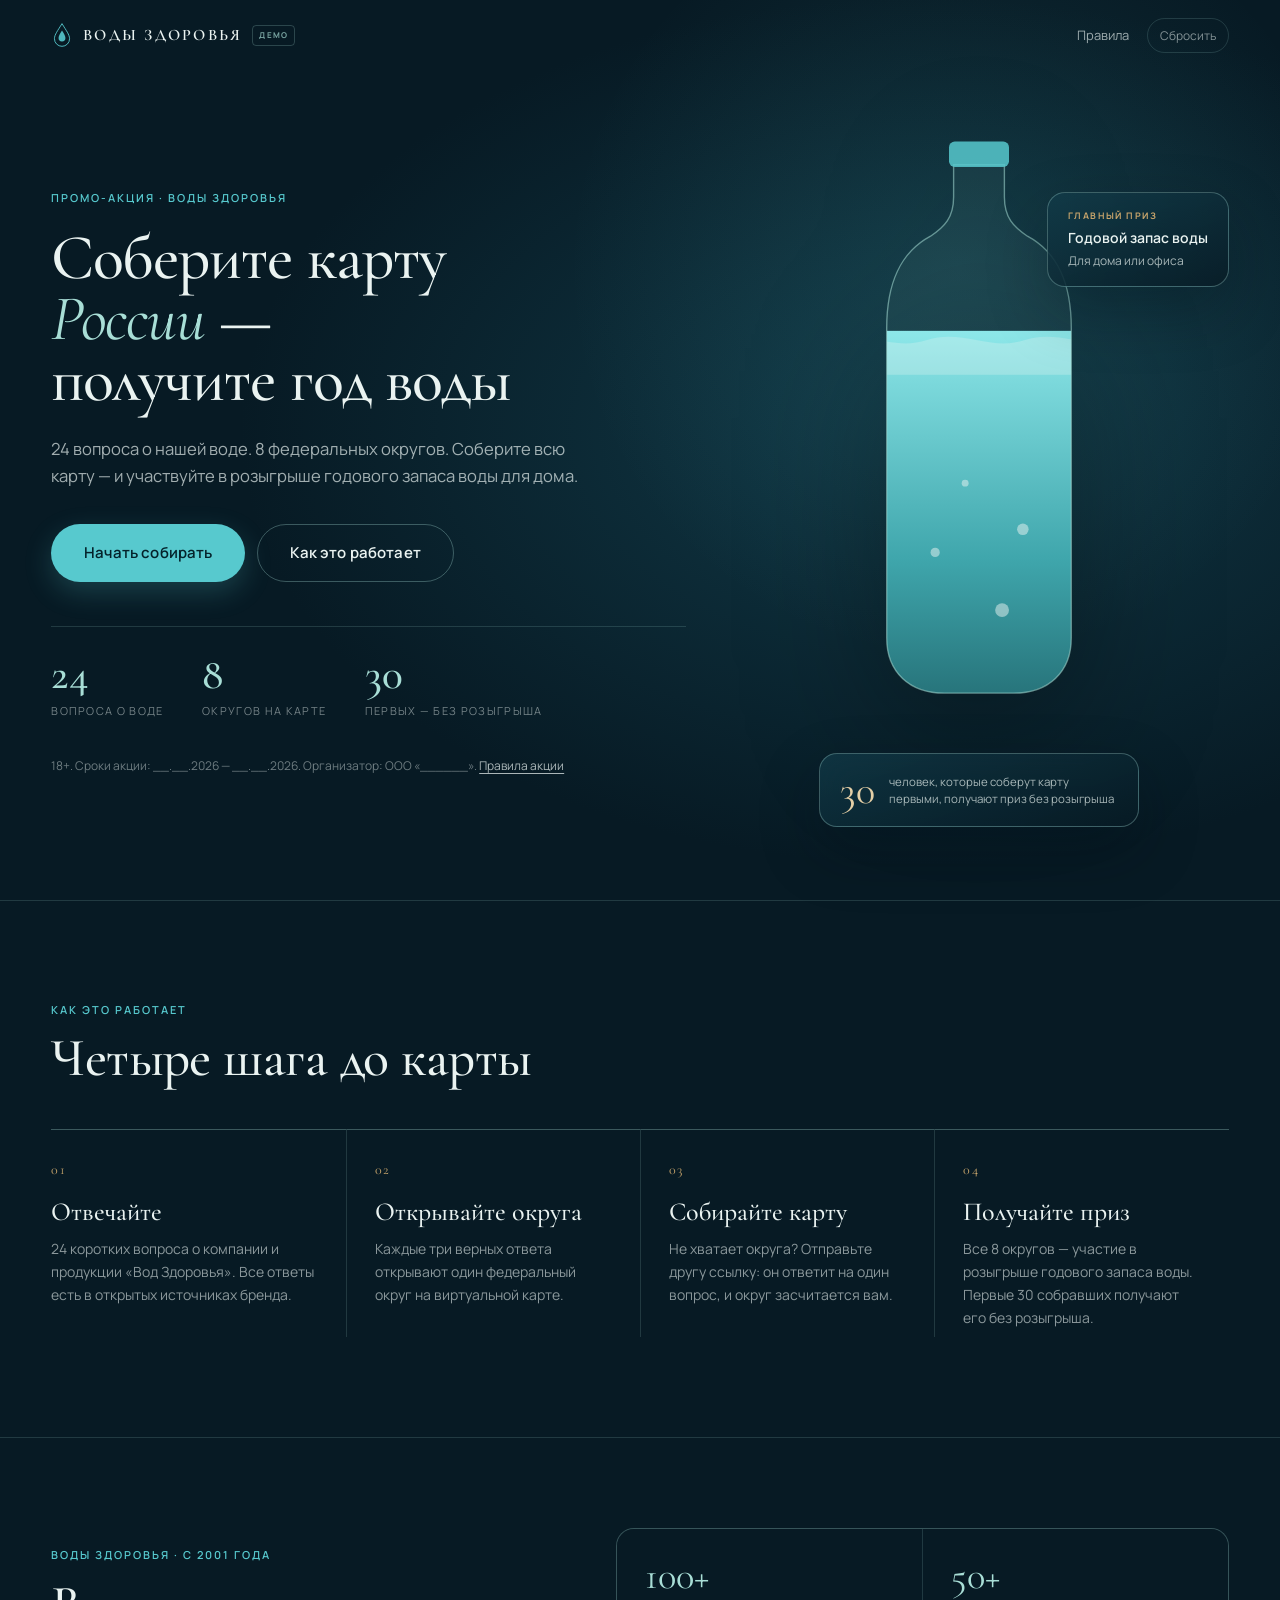
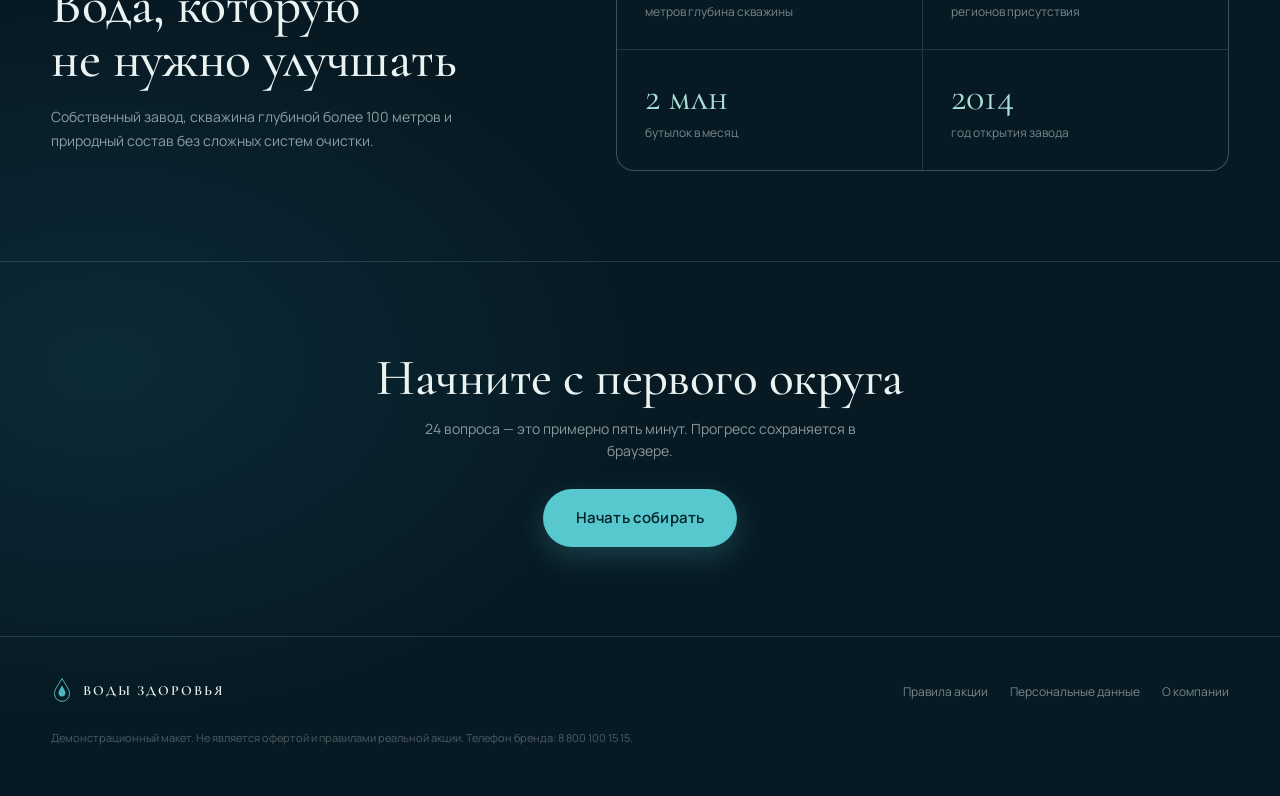
<file: index.html>
<!DOCTYPE html>
<html lang="ru">
<head>
<meta charset="UTF-8">
<meta name="viewport" content="width=device-width, initial-scale=1.0">
<title>Соберите карту России — Воды Здоровья</title>
<meta name="description" content="Промо-акция «Воды Здоровья»: ответьте на 24 вопроса о воде, соберите карту из 8 федеральных округов и получите шанс на годовой запас воды.">
<meta name="theme-color" content="#071A24">

<!-- Демо не должно попадать в поиск. Убрать перед публикацией реальной акции. -->
<meta name="robots" content="noindex, nofollow">

<!-- Превью ссылки в мессенджерах. Адрес картинки должен быть полным:
     Telegram и ВКонтакте не понимают относительные пути. -->
<meta property="og:type" content="website">
<meta property="og:locale" content="ru_RU">
<meta property="og:site_name" content="Воды Здоровья">
<meta property="og:url" content="https://fatkullinar-eng.github.io/vody-zdorovya-demo/">
<meta property="og:title" content="Соберите карту России — Воды Здоровья">
<meta property="og:description" content="24 вопроса о воде, 8 федеральных округов и годовой запас воды. Соберите всю карту.">
<meta property="og:image" content="https://fatkullinar-eng.github.io/vody-zdorovya-demo/assets/og-image.png">
<meta property="og:image:width" content="1200">
<meta property="og:image:height" content="630">
<meta property="og:image:alt" content="Первый экран акции «Соберите карту России»">
<meta name="twitter:card" content="summary_large_image">

<link rel="icon" href="favicon.svg" type="image/svg+xml">

<!-- Шрифты Google. Если интернета нет — подставятся системные. -->
<link rel="preconnect" href="https://fonts.googleapis.com">
<link rel="preconnect" href="https://fonts.gstatic.com" crossorigin>
<link href="https://fonts.googleapis.com/css2?family=Cormorant+Garamond:ital,wght@0,400;0,500;0,600;1,400;1,500&family=Manrope:wght@400;500;600;700&display=swap" rel="stylesheet">

<link rel="stylesheet" href="css/styles.css">
<script>document.documentElement.classList.add('js');</script>
</head>
<body data-screen="hero">

<a class="skip" href="#main">Перейти к содержанию</a>

<!-- ================= ШАПКА ================= -->
<header class="site-head">
  <a class="logo" href="#" data-go="hero" aria-label="Воды Здоровья — на главную">
    <svg class="logo__mark" viewBox="0 0 32 40" aria-hidden="true">
      <path d="M16 2C10 12 5 18 5 24a11 11 0 0 0 22 0c0-6-5-12-11-22Z" fill="none" stroke="currentColor" stroke-width="1.3"/>
      <path d="M16 12c-3 5-5 8-5 11a5 5 0 0 0 10 0c0-3-2-6-5-11Z" fill="currentColor" opacity=".9"/>
    </svg>
    <span class="logo__text">Воды Здоровья</span>
    <span class="logo__tag">демо</span>
  </a>

  <div class="head-progress" id="head-progress" aria-label="Собрано округов">
    <span id="head-count">0</span><span class="head-progress__sep">/</span><span>8</span>
  </div>

  <nav class="head-nav">
    <a href="rules.html">Правила</a>
    <button class="head-reset" type="button" id="reset-demo" title="Сбросить прогресс демонстрации">Сбросить</button>
  </nav>
</header>

<main id="main">

<!-- ================= ПЕРВЫЙ ЭКРАН ================= -->
<section class="screen screen--hero is-active" data-screen="hero" id="screen-hero">

  <div class="hero">
    <div class="hero__text">
      <p class="eyebrow">Промо-акция · Воды Здоровья</p>
      <h1 class="hero__title" tabindex="-1">
        Соберите карту<br>
        <em>России</em> —<br>
        получите год воды
      </h1>
      <p class="hero__lead">
        24 вопроса о нашей воде. 8 федеральных округов. Соберите всю карту —
        и участвуйте в розыгрыше годового запаса воды для дома.
      </p>
      <div class="hero__actions">
        <button class="btn btn--primary btn--lg" type="button" id="hero-start">Начать собирать</button>
        <a class="btn btn--ghost btn--lg" href="#how">Как это работает</a>
      </div>
      <dl class="hero__stats">
        <div><dt>24</dt><dd>вопроса о воде</dd></div>
        <div><dt>8</dt><dd>округов на карте</dd></div>
        <div><dt>30</dt><dd>первых — без розыгрыша</dd></div>
      </dl>
      <p class="fineprint">
        18+. Сроки акции: __.__.2026 — __.__.2026. Организатор: ООО «______».
        <a href="rules.html">Правила акции</a>
      </p>
    </div>

    <div class="hero__visual" aria-hidden="true">
      <div class="bottle">
        <svg viewBox="0 0 260 520" class="bottle__svg">
          <defs>
            <linearGradient id="waterGrad" x1="0" y1="0" x2="0" y2="1">
              <stop offset="0" stop-color="#8DE7E9"/>
              <stop offset=".55" stop-color="#3FA6AC"/>
              <stop offset="1" stop-color="#1E6168"/>
            </linearGradient>
            <clipPath id="bottleClip">
              <path d="M108 24h44v28c0 18 8 26 20 34 26 14 38 40 38 80v268c0 30-20 48-50 48h-60c-30 0-50-18-50-48V166c0-40 12-66 38-80 12-8 20-16 20-34V24Z"/>
            </clipPath>
          </defs>

          <g clip-path="url(#bottleClip)">
            <rect x="0" y="0" width="260" height="520" fill="rgba(168,222,214,.05)"/>
            <rect class="bottle__water" x="0" y="168" width="260" height="360" fill="url(#waterGrad)"/>
            <path class="bottle__wave" d="M0 176c30-10 55 10 85 0s55 10 85 0 55 10 90 0v30H0Z" fill="rgba(234,243,241,.28)"/>
            <circle class="bubble bubble--1" cx="92" cy="360" r="4"/>
            <circle class="bubble bubble--2" cx="150" cy="410" r="6"/>
            <circle class="bubble bubble--3" cx="118" cy="300" r="3"/>
            <circle class="bubble bubble--4" cx="168" cy="340" r="5"/>
          </g>

          <path class="bottle__outline" d="M108 24h44v28c0 18 8 26 20 34 26 14 38 40 38 80v268c0 30-20 48-50 48h-60c-30 0-50-18-50-48V166c0-40 12-66 38-80 12-8 20-16 20-34V24Z" fill="none"/>
          <rect class="bottle__cap" x="104" y="4" width="52" height="22" rx="5"/>
        </svg>
      </div>

      <div class="float-card float-card--prize">
        <span class="float-card__label">Главный приз</span>
        <strong>Годовой запас воды</strong>
        <span>Для дома или офиса</span>
      </div>
      <div class="float-card float-card--first">
        <span class="float-card__num">30</span>
        <span>человек, которые соберут карту первыми, получают приз без розыгрыша</span>
      </div>
    </div>
  </div>

  <!-- ---------- КАК ЭТО РАБОТАЕТ ---------- -->
  <section class="steps" id="how">
    <div class="steps__head">
      <p class="eyebrow">Как это работает</p>
      <h2 class="h2">Четыре шага до карты</h2>
    </div>
    <ol class="steps__list">
      <li class="step">
        <span class="step__num">01</span>
        <h3>Отвечайте</h3>
        <p>24 коротких вопроса о компании и продукции «Вод Здоровья». Все ответы есть в открытых источниках бренда.</p>
      </li>
      <li class="step">
        <span class="step__num">02</span>
        <h3>Открывайте округа</h3>
        <p>Каждые три верных ответа открывают один федеральный округ на виртуальной карте.</p>
      </li>
      <li class="step">
        <span class="step__num">03</span>
        <h3>Собирайте карту</h3>
        <p>Не хватает округа? Отправьте другу ссылку: он ответит на один вопрос, и округ засчитается вам.</p>
      </li>
      <li class="step">
        <span class="step__num">04</span>
        <h3>Получайте приз</h3>
        <p>Все 8 округов — участие в розыгрыше годового запаса воды. Первые 30 собравших получают его без розыгрыша.</p>
      </li>
    </ol>
  </section>

  <!-- ---------- ФАКТЫ О БРЕНДЕ ---------- -->
  <section class="brand-strip">
    <div class="brand-strip__intro">
      <p class="eyebrow">Воды Здоровья · с 2001 года</p>
      <h2 class="h2">Вода, которую<br>не нужно улучшать</h2>
      <p>Собственный завод, скважина глубиной более 100 метров и природный состав без сложных систем очистки.</p>
    </div>
    <dl class="brand-facts">
      <div><dt>100+</dt><dd>метров глубина скважины</dd></div>
      <div><dt>50+</dt><dd>регионов присутствия</dd></div>
      <div><dt>2 млн</dt><dd>бутылок в месяц</dd></div>
      <div><dt>2014</dt><dd>год открытия завода</dd></div>
    </dl>
  </section>

  <section class="hero-cta">
    <h2 class="h2">Начните с первого округа</h2>
    <p>24 вопроса — это примерно пять минут. Прогресс сохраняется в браузере.</p>
    <button class="btn btn--primary btn--lg" type="button" data-start>Начать собирать</button>
  </section>

  <footer class="footer">
    <div class="footer__main">
      <a class="logo logo--footer" href="#" data-go="hero">
        <svg class="logo__mark" viewBox="0 0 32 40" aria-hidden="true">
          <path d="M16 2C10 12 5 18 5 24a11 11 0 0 0 22 0c0-6-5-12-11-22Z" fill="none" stroke="currentColor" stroke-width="1.3"/>
          <path d="M16 12c-3 5-5 8-5 11a5 5 0 0 0 10 0c0-3-2-6-5-11Z" fill="currentColor" opacity=".9"/>
        </svg>
        <span class="logo__text">Воды Здоровья</span>
      </a>
      <nav class="footer__nav">
        <a href="rules.html">Правила акции</a>
        <a href="privacy.html">Персональные данные</a>
        <a href="https://www.healthwaters.ru/about/" target="_blank" rel="noopener">О компании</a>
      </nav>
    </div>
    <p class="footer__note">
      Демонстрационный макет. Не является офертой и правилами реальной акции.
      Телефон бренда: 8 800 100 15 15.
    </p>
  </footer>
</section>

<!-- ================= КВИЗ ================= -->
<section class="screen screen--quiz" data-screen="quiz" id="screen-quiz">
  <div class="quiz">
    <div class="quiz__meta">
      <span class="eyebrow" id="quiz-district">Центральный округ</span>
      <span class="quiz__counter" id="quiz-counter">Вопрос 1 из 3</span>
    </div>

    <div class="quiz__bar" aria-hidden="true"><span id="quiz-bar"></span></div>
    <p class="quiz__global"><span id="quiz-global">Открыто округов: 0 из 8</span><span id="quiz-answers">Верных ответов: 0 из 24</span></p>

    <div class="quiz__card" id="quiz-card">
      <h2 class="quiz__question" id="quiz-question" tabindex="-1">Вопрос</h2>
      <div class="quiz__options" id="quiz-options"></div>

      <div class="quiz__feedback" id="quiz-feedback" role="status" aria-live="polite" hidden></div>

      <div class="quiz__actions" id="quiz-actions" hidden>
        <button class="btn btn--primary" type="button" id="quiz-next">Дальше</button>
      </div>
    </div>

    <div class="quiz__foot">
      <button class="link-btn" type="button" data-go="map">К карте</button>
      <span>Три верных ответа открывают округ</span>
    </div>
  </div>
</section>

<!-- ================= КАРТА ================= -->
<section class="screen screen--map" data-screen="map" id="screen-map">
  <div class="map-layout">

    <div class="map-panel">
      <div class="map-panel__head">
        <div>
          <p class="eyebrow">Ваша карта</p>
          <h1 class="h2" tabindex="-1">Собрано <span id="map-count">0</span> из 8 округов</h1>
        </div>
        <div class="map-progress" id="map-progress" aria-hidden="true"></div>
      </div>

      <div class="map-wrap">
        <div class="map" id="map-hub">
          <svg viewBox="0 0 1000 560" role="group" aria-label="Карта федеральных округов России">
            <g class="map__grid" aria-hidden="true">
              <path d="M0 120h1000M0 240h1000M0 360h1000M0 480h1000"/>
              <path d="M160 0v560M320 0v560M480 0v560M640 0v560M800 0v560M960 0v560"/>
            </g>

            <g class="map__contours" aria-hidden="true">
              <path d="M120 210c90-60 180-90 280-80s180 70 260 60 150-60 230-40"/>
              <path d="M90 330c120-50 210-40 300 0s190 80 300 40 170-60 220-30"/>
              <path d="M210 120c60 40 110 90 140 160"/>
              <path d="M690 130c40 60 60 120 50 200"/>
            </g>

            <!-- Общий силуэт страны: соединяет кусочки в одну карту -->
            <path class="map__land" aria-hidden="true"
              d="M58 196 L88 92 L196 52 L322 52 L440 54 L498 72 L528 108 L564 172 L624 162 L704 142 L768 132 L824 158 L872 132 L932 128 L982 164 L998 228 L988 290 L968 342 L948 382 L922 412 L892 432 L862 412 L848 372 L828 330 L788 366 L738 378 L692 358 L664 340 L618 368 L568 368 L514 372 L468 392 L422 386 L396 354 L362 382 L358 428 L328 460 L280 470 L238 450 L208 414 L190 372 L198 332 L188 304 L172 264 L156 268 L116 256 L76 258 Z"/>

            <path class="map__district" data-district="szfo" tabindex="0" role="button" aria-label="Северо-Западный округ"
              d="M76 258 L58 196 L62 140 L88 92 L132 68 L196 52 L262 62 L322 52 L382 66 L440 54 L498 72 L528 108 L520 150 L486 186 L440 210 L392 232 L342 246 L292 256 L242 262 L196 252 L156 268 L116 256 Z"/>
            <path class="map__district" data-district="cfo" tabindex="0" role="button" aria-label="Центральный округ"
              d="M176 238 L232 226 L292 220 L352 228 L398 258 L406 312 L378 350 L330 372 L272 368 L220 342 L188 304 L172 264 Z"/>
            <path class="map__district" data-district="yfo" tabindex="0" role="button" aria-label="Южный округ"
              d="M198 332 L244 314 L292 322 L338 344 L362 382 L358 428 L328 460 L280 470 L238 450 L208 414 L190 372 Z"/>
            <path class="map__district" data-district="skfo" tabindex="0" role="button" aria-label="Северо-Кавказский округ"
              d="M336 378 L356 342 L396 346 L422 378 L418 416 L386 438 L350 428 L334 402 Z"/>
            <path class="map__district" data-district="pfo" tabindex="0" role="button" aria-label="Приволжский округ"
              d="M388 238 L444 212 L500 206 L536 232 L552 284 L546 336 L514 372 L468 392 L422 386 L396 354 L386 302 Z"/>
            <path class="map__district" data-district="ufo" tabindex="0" role="button" aria-label="Уральский округ"
              d="M508 202 L564 172 L624 162 L670 188 L690 238 L690 294 L664 340 L618 368 L568 368 L546 336 L552 284 L536 232 Z"/>
            <path class="map__district" data-district="sfo" tabindex="0" role="button" aria-label="Сибирский округ"
              d="M644 178 L704 142 L768 132 L824 158 L850 214 L854 274 L828 330 L788 366 L738 378 L692 358 L688 300 L690 238 Z"/>
            <path class="map__district" data-district="dfo" tabindex="0" role="button" aria-label="Дальневосточный округ"
              d="M812 162 L872 132 L932 128 L982 164 L998 228 L988 290 L968 342 L948 382 L922 412 L892 432 L862 412 L848 372 L852 320 L854 274 L850 214 Z"/>
            <path class="map__district map__district--small" data-district="szfo" tabindex="0" role="button" aria-label="Калининградская область"
              d="M30 268 L52 258 L72 266 L74 284 L54 294 L32 286 Z"/>
          </svg>

          <div class="map__labels" aria-hidden="true">
            <span class="map__label" data-label="szfo" style="left:29%;top:27%">Северо-Запад</span>
            <span class="map__label" data-label="cfo" style="left:28.5%;top:52.5%">Центр</span>
            <span class="map__label" data-label="yfo" style="left:27.5%;top:70.5%">Юг</span>
            <span class="map__label" data-label="skfo" style="left:38%;top:70%">Кавказ</span>
            <span class="map__label" data-label="pfo" style="left:47%;top:52.5%">Поволжье</span>
            <span class="map__label" data-label="ufo" style="left:60%;top:47.5%">Урал</span>
            <span class="map__label" data-label="sfo" style="left:76%;top:45%">Сибирь</span>
            <span class="map__label" data-label="dfo" style="left:91.5%;top:47.5%">Дальний Восток</span>
          </div>
        </div>
      </div>

      <p class="map-legend">Залитый округ — собран. Пунктир — ещё не открыт. Карта схематичная.</p>
      <ul class="map-list" id="map-list" aria-label="Статус округов"></ul>
    </div>

    <aside class="map-side">
      <div class="card prize-card">
        <p class="eyebrow">Главный приз</p>
        <h2>Годовой запас воды</h2>
        <p>Соберите все 8 округов — и участвуйте в розыгрыше. Первые 30 собравших получают приз без розыгрыша.</p>
      </div>

      <div class="card missing-card">
        <h2 class="card__title">Не хватает <span id="missing-count">8</span></h2>
        <p class="card__lead" id="missing-lead">Каждый округ открывается тремя верными ответами.</p>
        <div class="chips" id="missing-chips"></div>

        <button class="btn btn--primary btn--wide" type="button" id="share-cta">Позвать друга</button>
        <button class="btn btn--ghost btn--wide" type="button" id="continue-quiz">Продолжить квиз</button>
      </div>

      <div class="card first-card">
        <span class="first-card__num">30</span>
        <div>
          <h2 class="card__title">Первые тридцать</h2>
          <p>Столько участников получат годовой запас воды без розыгрыша. В демо-версии счётчик не ведётся.</p>
        </div>
      </div>
    </aside>
  </div>

  <!-- Плашка «округ собран» -->
  <div class="district-toast" id="district-toast" role="status" aria-live="polite" hidden>
    <div class="district-toast__mark">✓</div>
    <div class="district-toast__text">
      <p class="eyebrow">Округ собран</p>
      <h3 id="toast-title">Центральный округ</h3>
      <p id="toast-text">На карте 1 из 8 округов.</p>
    </div>
    <div class="district-toast__actions">
      <button class="btn btn--primary btn--sm" type="button" id="toast-next">Следующий округ</button>
      <button class="link-btn" type="button" id="toast-close">Закрыть</button>
    </div>
  </div>

  <!-- Окно шеринга -->
  <div class="sheet" id="share-sheet" role="dialog" aria-modal="true" aria-labelledby="share-title" hidden>
    <div class="sheet__backdrop" data-close-sheet></div>
    <div class="sheet__panel">
      <button class="sheet__close" type="button" aria-label="Закрыть" data-close-sheet>×</button>

      <p class="eyebrow">Помощь друга</p>
      <h2 class="sheet__title" id="share-title">Один вопрос — и округ ваш</h2>
      <p class="sheet__lead">
        Друг отвечает на один вопрос о воде. За это вам засчитывается недостающий округ,
        а друг открывает свою карту.
      </p>

      <div class="share-pick">
        <span class="share-pick__label">Какой округ попросить</span>
        <div class="chips" id="share-districts"></div>
      </div>

      <label class="share-link">
        <span>Персональная ссылка</span>
        <div class="share-link__row">
          <input id="share-url" type="text" readonly>
          <button class="btn btn--primary btn--sm" type="button" id="share-copy">Копировать</button>
        </div>
      </label>
      <p class="share-status" id="share-status" role="status" aria-live="polite"></p>

      <div class="share-messengers">
        <a class="share-btn" id="share-tg" href="#" target="_blank" rel="noopener">Telegram</a>
        <a class="share-btn" id="share-vk" href="#" target="_blank" rel="noopener">ВКонтакте</a>
        <a class="share-btn" id="share-wa" href="#" target="_blank" rel="noopener">WhatsApp</a>
        <button class="share-btn" type="button" id="share-max">Max · скопировать</button>
        <button class="share-btn" type="button" id="share-native" hidden>Поделиться</button>
      </div>

      <div class="share-demo">
        <p>Демонстрация механики: откройте ссылку как друг на этом же устройстве.</p>
        <button class="link-btn" type="button" id="share-demo-open">Посмотреть глазами друга</button>
      </div>
    </div>
  </div>
</section>

<!-- ================= ЭКРАН ДРУГА ================= -->
<section class="screen screen--friend" data-screen="friend" id="screen-friend">
  <div class="friend">
    <a class="logo logo--dark" href="#" data-go="hero">
      <svg class="logo__mark" viewBox="0 0 32 40" aria-hidden="true">
        <path d="M16 2C10 12 5 18 5 24a11 11 0 0 0 22 0c0-6-5-12-11-22Z" fill="none" stroke="currentColor" stroke-width="1.3"/>
        <path d="M16 12c-3 5-5 8-5 11a5 5 0 0 0 10 0c0-3-2-6-5-11Z" fill="currentColor" opacity=".9"/>
      </svg>
      <span class="logo__text">Воды Здоровья</span>
      <span class="logo__tag">демо</span>
    </a>

    <div class="friend__card" id="friend-main">
      <p class="eyebrow">Вам передали эстафету</p>
      <h1 class="h2">Друг собирает карту России</h1>
      <p class="friend__lead">
        Ответьте на один вопрос о воде — и нужный округ засчитается другу.
        Заодно откроете свою карту.
      </p>

      <div class="friend__district">
        <span>Нужен округ</span>
        <strong id="friend-district">Уральский</strong>
      </div>

      <div class="quiz__card quiz__card--friend">
        <p class="quiz__counter" id="friend-counter">Вопрос для друга</p>
        <h2 class="quiz__question" id="friend-question">Вопрос</h2>
        <div class="quiz__options" id="friend-options"></div>
        <div class="quiz__feedback" id="friend-feedback" role="status" aria-live="polite" hidden></div>
        <div class="quiz__actions" id="friend-actions" hidden>
          <button class="btn btn--primary" type="button" id="friend-next">Помочь другу</button>
        </div>
      </div>
    </div>

    <div class="friend__own" id="friend-own" hidden>
      <div class="thanks__mark">↗</div>
      <p class="eyebrow">Это ваша ссылка</p>
      <h1 class="h2">Передайте её другу</h1>
      <p>
        Когда друг откроет ссылку и ответит на один вопрос, недостающий округ
        засчитается вам автоматически. Себе по своей же ссылке округ не начисляется.
      </p>
      <button class="btn btn--primary" type="button" data-go="map">К моей карте</button>
    </div>

    <div class="friend__done" id="friend-done" hidden>
      <div class="thanks__mark">✓</div>
      <p class="eyebrow">Готово</p>
      <h1 class="h2">Округ засчитан другу</h1>
      <p id="friend-done-text">Друг получил недостающий округ. Спасибо за помощь.</p>
      <div class="friend__done-actions">
        <button class="btn btn--primary" type="button" id="friend-return" hidden>Вернуться к карте друга</button>
        <button class="btn btn--ghost" type="button" id="friend-start">Начать свою карту</button>
      </div>
    </div>

    <p class="fineprint fineprint--center">
      18+. Демонстрационный макет акции «Воды Здоровья». <a href="rules.html">Правила</a>
    </p>
  </div>
</section>

<!-- ================= ФИНАЛ ================= -->
<section class="screen screen--final" data-screen="final" id="screen-final">
  <div class="final">
    <div class="final__head">
      <p class="eyebrow">8 из 8 · карта собрана</p>
      <h1 class="h2" tabindex="-1">У вас вся Россия</h1>
      <p class="final__lead">
        Вы собрали все восемь округов и участвуете в розыгрыше годового запаса воды.
        Осталось оставить контакты — в демо-версии они никуда не отправляются.
      </p>
      <div class="final__badges">
        <span class="badge badge--gold">Первые 30</span>
        <span class="badge">Номер участника <strong id="participant-number">—</strong></span>
      </div>
    </div>

    <div class="final__grid">
      <div class="final__map" id="final-map" aria-hidden="true"></div>

      <form class="form-card" id="final-form" novalidate>
        <h2 class="form-card__title">Заявка на приз</h2>
        <p class="form-note">
          Демо-форма. Данные не отправляются и не сохраняются. Не вводите настоящие
          номер телефона и почту.
        </p>

        <label class="field">
          <span>Имя</span>
          <input id="field-name" name="name" type="text" autocomplete="off" placeholder="Как к вам обращаться">
        </label>
        <label class="field">
          <span>Телефон</span>
          <input id="field-phone" name="phone" type="tel" autocomplete="off" placeholder="Демо-номер">
        </label>
        <label class="field">
          <span>E-mail <i>необязательно</i></span>
          <input id="field-email" name="email" type="email" autocomplete="off" placeholder="demo@example.ru">
        </label>

        <label class="check">
          <input type="checkbox" id="check-age">
          <span>Мне есть 18 лет</span>
        </label>
        <label class="check">
          <input type="checkbox" id="check-consent">
          <span>Принимаю <a href="rules.html">правила акции</a> и согласен на <a href="privacy.html">обработку персональных данных</a></span>
        </label>

        <p class="form-error" id="form-error" role="alert" hidden></p>

        <button class="btn btn--primary btn--wide" type="submit">Отправить заявку</button>
      </form>
    </div>
  </div>
</section>

<!-- ================= СПАСИБО ================= -->
<section class="screen screen--thanks" data-screen="thanks" id="screen-thanks">
  <div class="thanks">
    <div class="thanks__mark">✓</div>
    <p class="eyebrow">Заявка принята</p>
    <h1 class="h2" tabindex="-1">Спасибо, карта собрана</h1>
    <p class="thanks__lead">
      Ваш номер участника — <strong id="thanks-number">—</strong>.
      В демо-версии заявка никуда не отправляется, а номер существует только в этом браузере.
    </p>
    <div class="thanks__actions">
      <button class="btn btn--primary" type="button" data-go="map">Вернуться к карте</button>
      <a class="btn btn--ghost" href="rules.html">Правила акции</a>
    </div>
    <p class="fineprint fineprint--center">
      Демонстрационный макет. Не является офертой. <a href="privacy.html">Персональные данные</a>
    </p>
  </div>
</section>

</main>

<script src="js/script.js"></script>
</body>
</html>
</file>
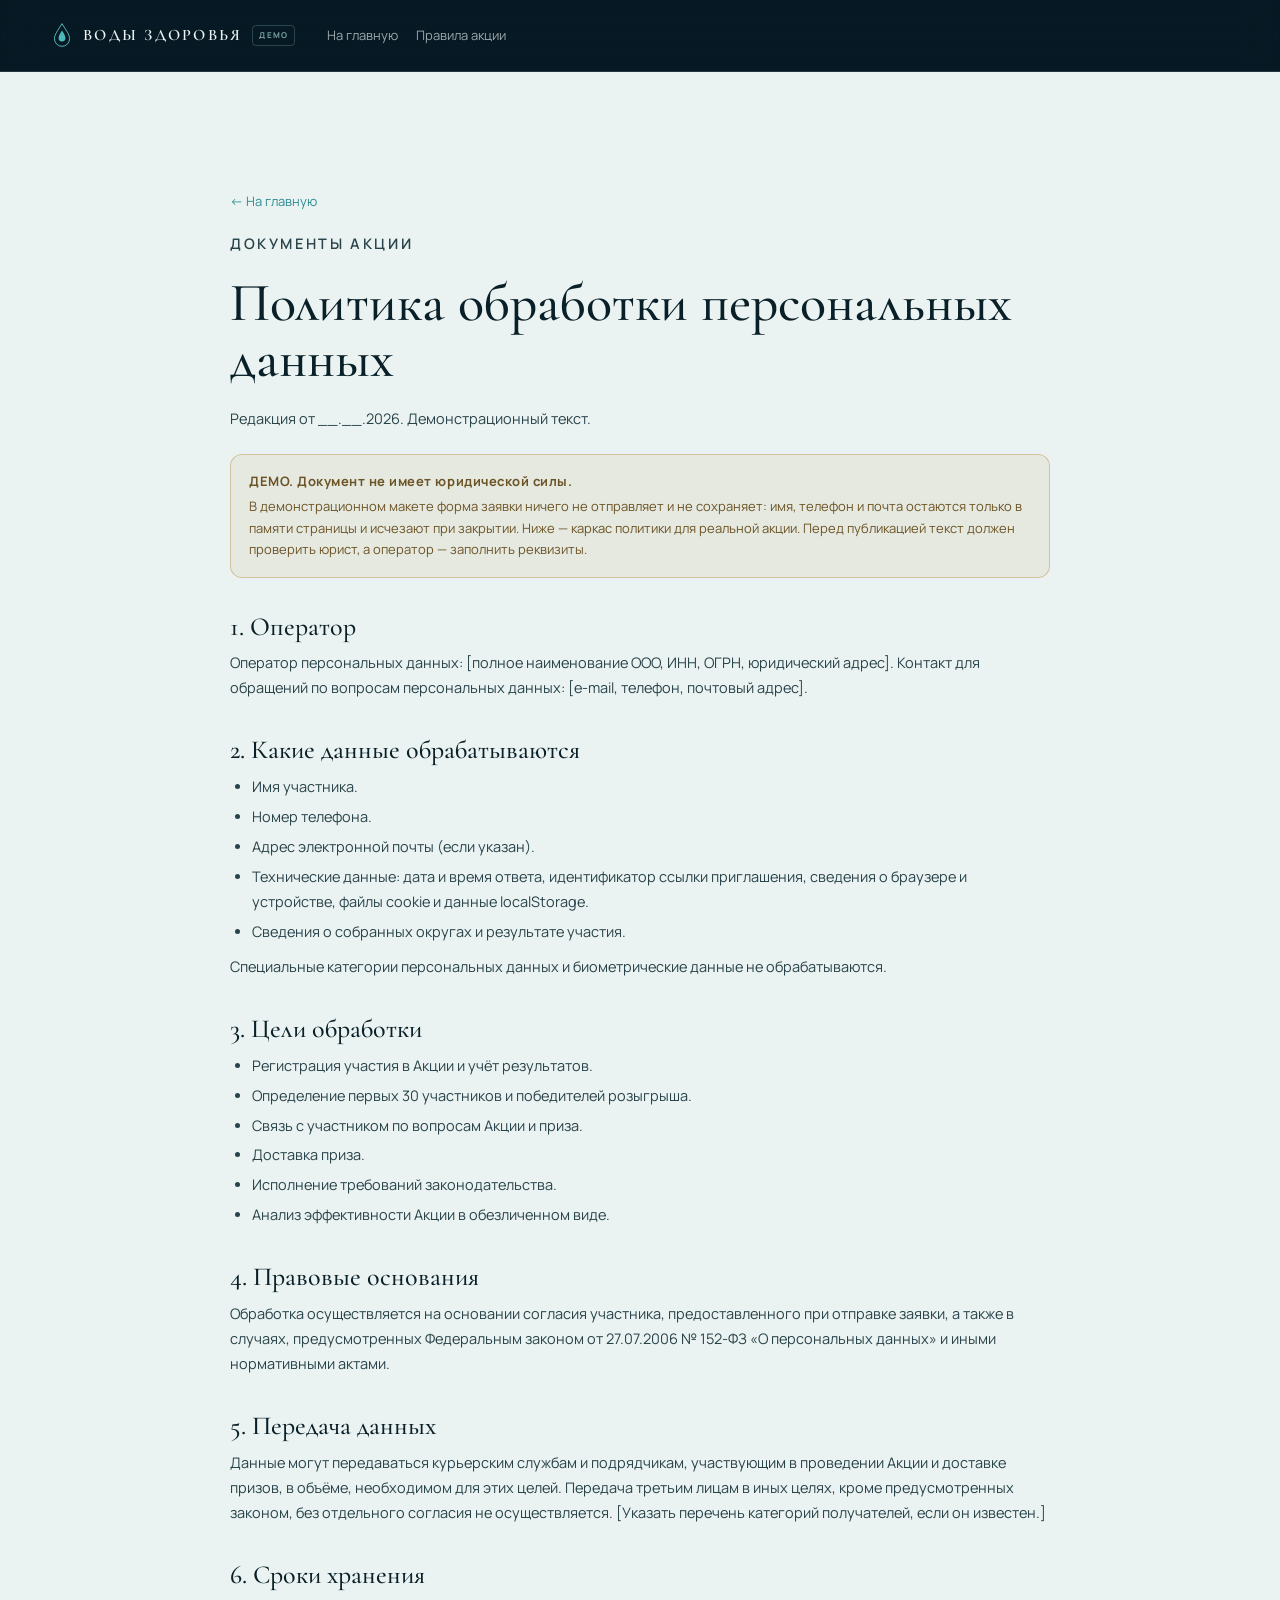
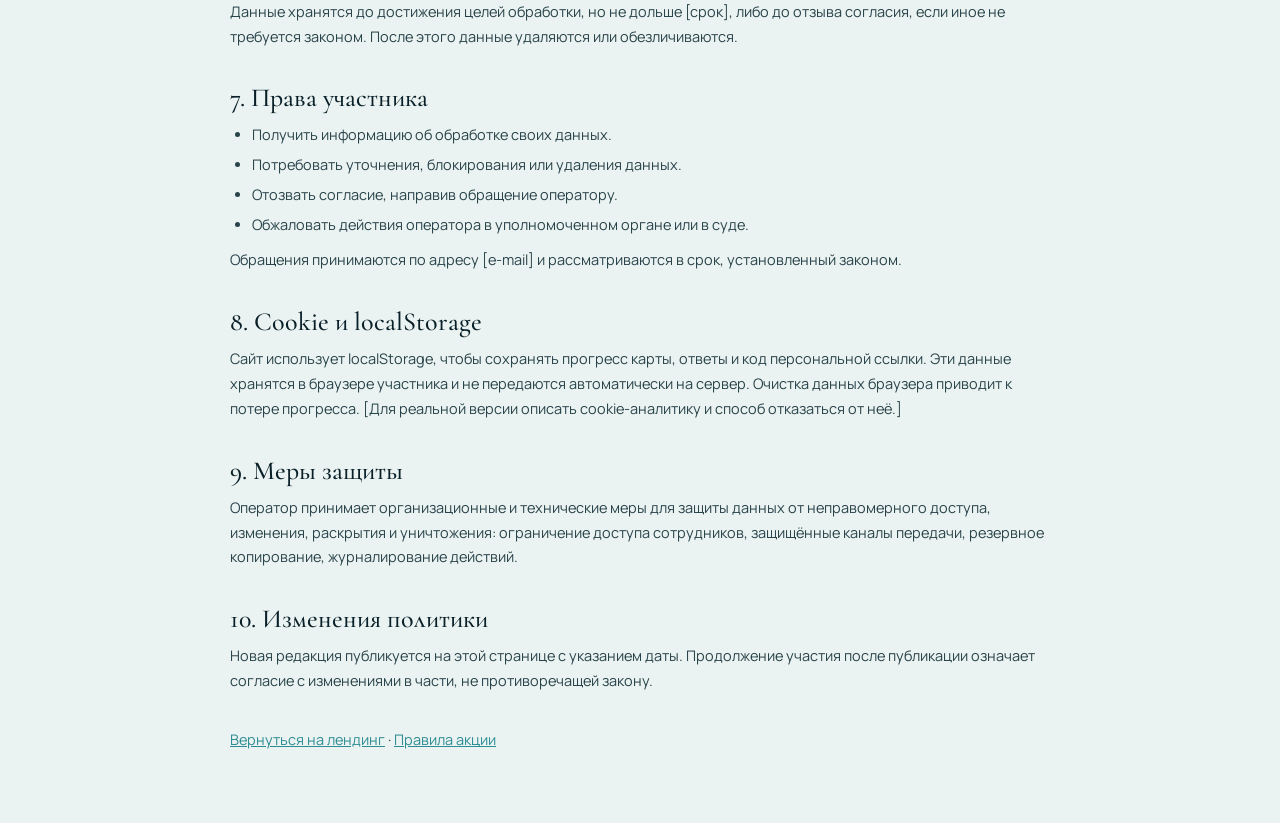
<file: privacy.html>
<!DOCTYPE html>
<html lang="ru">
<head>
<meta charset="UTF-8">
<meta name="viewport" content="width=device-width, initial-scale=1.0">
<title>Персональные данные — Воды Здоровья</title>
<meta name="description" content="Демонстрационная политика обработки персональных данных акции «Собери карту России».">
<meta name="theme-color" content="#071A24">
<link rel="icon" href="favicon.svg" type="image/svg+xml">

<link rel="preconnect" href="https://fonts.googleapis.com">
<link rel="preconnect" href="https://fonts.gstatic.com" crossorigin>
<link href="https://fonts.googleapis.com/css2?family=Cormorant+Garamond:ital,wght@0,400;0,500;0,600;1,400;1,500&family=Manrope:wght@400;500;600;700&display=swap" rel="stylesheet">

<link rel="stylesheet" href="css/styles.css">
</head>
<body data-screen="doc">

<header class="site-head">
  <a class="logo" href="index.html" aria-label="Воды Здоровья — на главную">
    <svg class="logo__mark" viewBox="0 0 32 40" aria-hidden="true">
      <path d="M16 2C10 12 5 18 5 24a11 11 0 0 0 22 0c0-6-5-12-11-22Z" fill="none" stroke="currentColor" stroke-width="1.3"/>
      <path d="M16 12c-3 5-5 8-5 11a5 5 0 0 0 10 0c0-3-2-6-5-11Z" fill="currentColor" opacity=".9"/>
    </svg>
    <span class="logo__text">Воды Здоровья</span>
    <span class="logo__tag">демо</span>
  </a>
  <nav class="head-nav">
    <a href="index.html">На главную</a>
    <a href="rules.html">Правила акции</a>
  </nav>
</header>

<main class="screen screen--doc is-active">
  <article class="doc">
    <a class="doc__back" href="index.html">← На главную</a>
    <p class="eyebrow" style="margin-top:18px">Документы акции</p>
    <h1>Политика обработки персональных данных</h1>
    <p class="doc__date">Редакция от __.__.2026. Демонстрационный текст.</p>

    <div class="demo-banner">
      <strong>ДЕМО. Документ не имеет юридической силы.</strong>
      В демонстрационном макете форма заявки ничего не отправляет и не сохраняет:
      имя, телефон и почта остаются только в памяти страницы и исчезают при закрытии.
      Ниже — каркас политики для реальной акции. Перед публикацией текст должен
      проверить юрист, а оператор — заполнить реквизиты.
    </div>

    <h2>1. Оператор</h2>
    <p>
      Оператор персональных данных: [полное наименование ООО, ИНН, ОГРН,
      юридический адрес]. Контакт для обращений по вопросам персональных данных:
      [e-mail, телефон, почтовый адрес].
    </p>

    <h2>2. Какие данные обрабатываются</h2>
    <ul>
      <li>Имя участника.</li>
      <li>Номер телефона.</li>
      <li>Адрес электронной почты (если указан).</li>
      <li>Технические данные: дата и время ответа, идентификатор ссылки приглашения, сведения о браузере и устройстве, файлы cookie и данные localStorage.</li>
      <li>Сведения о собранных округах и результате участия.</li>
    </ul>
    <p>
      Специальные категории персональных данных и биометрические данные
      не обрабатываются.
    </p>

    <h2>3. Цели обработки</h2>
    <ul>
      <li>Регистрация участия в Акции и учёт результатов.</li>
      <li>Определение первых 30 участников и победителей розыгрыша.</li>
      <li>Связь с участником по вопросам Акции и приза.</li>
      <li>Доставка приза.</li>
      <li>Исполнение требований законодательства.</li>
      <li>Анализ эффективности Акции в обезличенном виде.</li>
    </ul>

    <h2>4. Правовые основания</h2>
    <p>
      Обработка осуществляется на основании согласия участника, предоставленного
      при отправке заявки, а также в случаях, предусмотренных Федеральным законом
      от 27.07.2006 № 152-ФЗ «О персональных данных» и иными нормативными актами.
    </p>

    <h2>5. Передача данных</h2>
    <p>
      Данные могут передаваться курьерским службам и подрядчикам, участвующим
      в проведении Акции и доставке призов, в объёме, необходимом для этих целей.
      Передача третьим лицам в иных целях, кроме предусмотренных законом,
      без отдельного согласия не осуществляется. [Указать перечень категорий
      получателей, если он известен.]
    </p>

    <h2>6. Сроки хранения</h2>
    <p>
      Данные хранятся до достижения целей обработки, но не дольше [срок],
      либо до отзыва согласия, если иное не требуется законом. После этого
      данные удаляются или обезличиваются.
    </p>

    <h2>7. Права участника</h2>
    <ul>
      <li>Получить информацию об обработке своих данных.</li>
      <li>Потребовать уточнения, блокирования или удаления данных.</li>
      <li>Отозвать согласие, направив обращение оператору.</li>
      <li>Обжаловать действия оператора в уполномоченном органе или в суде.</li>
    </ul>
    <p>
      Обращения принимаются по адресу [e-mail] и рассматриваются в срок,
      установленный законом.
    </p>

    <h2>8. Cookie и localStorage</h2>
    <p>
      Сайт использует localStorage, чтобы сохранять прогресс карты, ответы
      и код персональной ссылки. Эти данные хранятся в браузере участника
      и не передаются автоматически на сервер. Очистка данных браузера
      приводит к потере прогресса. [Для реальной версии описать cookie-аналитику
      и способ отказаться от неё.]
    </p>

    <h2>9. Меры защиты</h2>
    <p>
      Оператор принимает организационные и технические меры для защиты данных
      от неправомерного доступа, изменения, раскрытия и уничтожения:
      ограничение доступа сотрудников, защищённые каналы передачи, резервное
      копирование, журналирование действий.
    </p>

    <h2>10. Изменения политики</h2>
    <p>
      Новая редакция публикуется на этой странице с указанием даты. Продолжение
      участия после публикации означает согласие с изменениями в части,
      не противоречащей закону.
    </p>

    <p style="margin-top:34px">
      <a href="index.html">Вернуться на лендинг</a> ·
      <a href="rules.html">Правила акции</a>
    </p>
  </article>
</main>

</body>
</html>
</file>
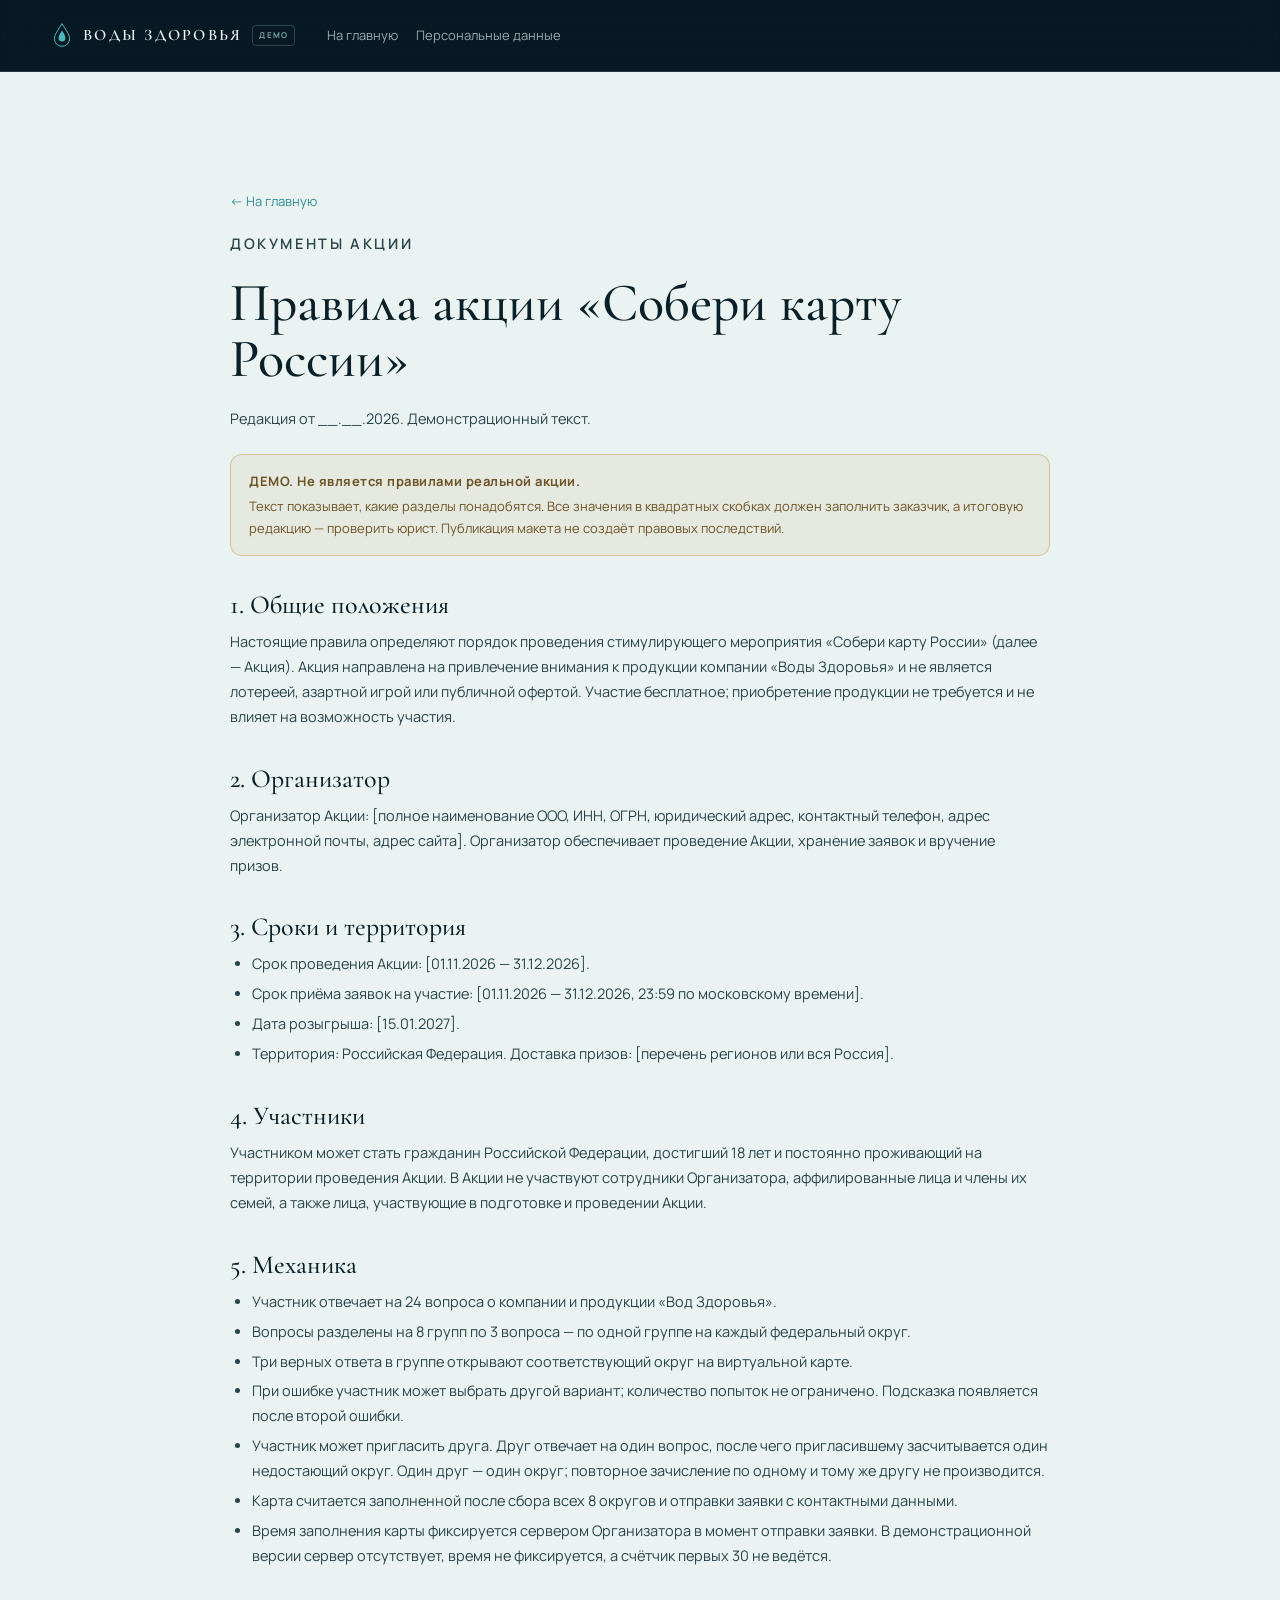
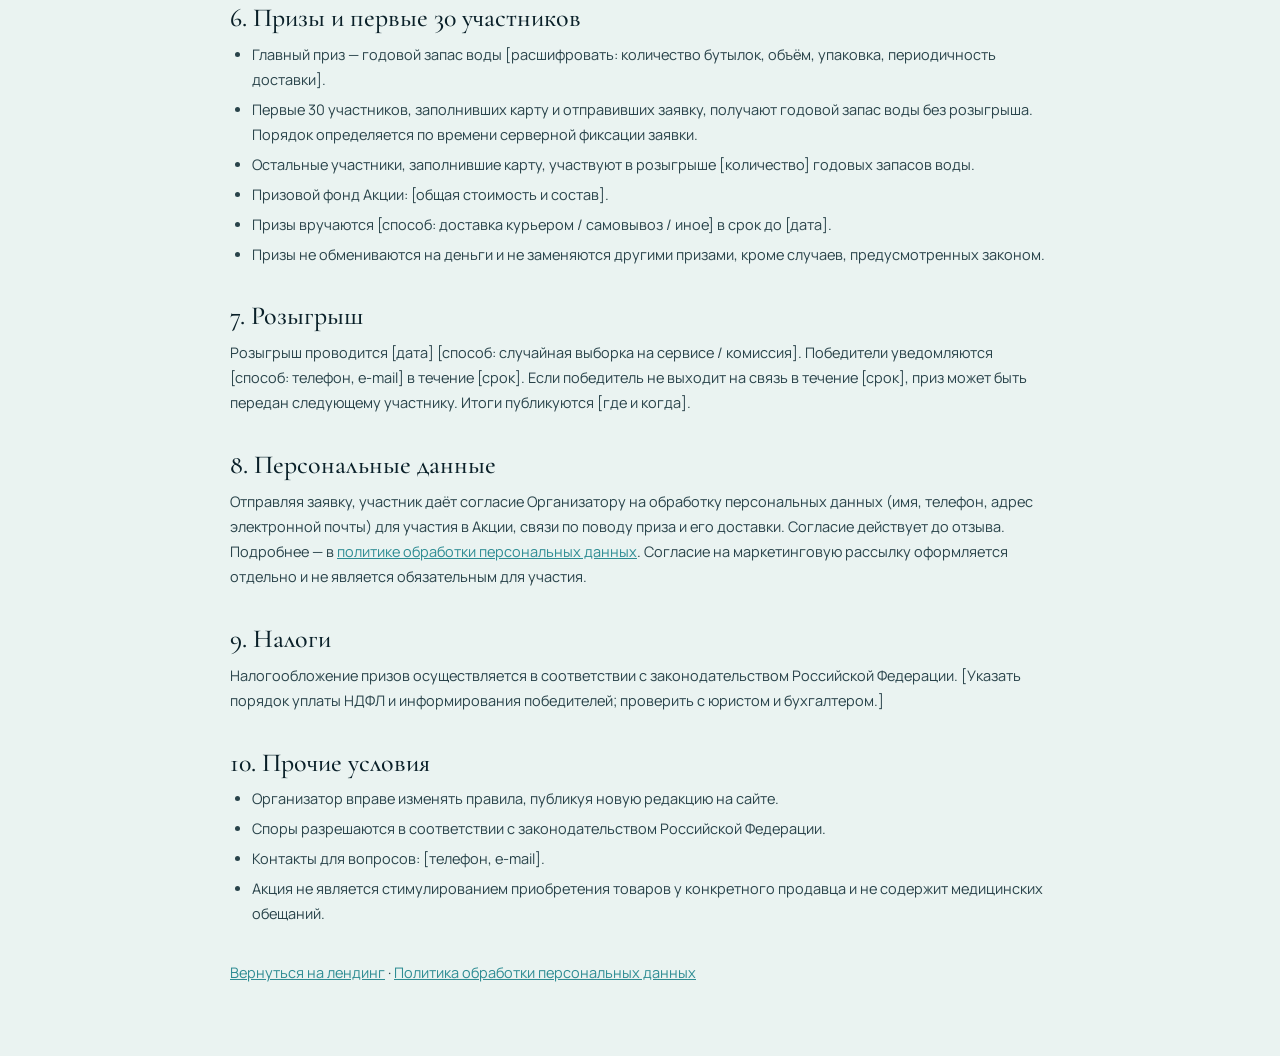
<file: rules.html>
<!DOCTYPE html>
<html lang="ru">
<head>
<meta charset="UTF-8">
<meta name="viewport" content="width=device-width, initial-scale=1.0">
<title>Правила акции — Воды Здоровья</title>
<meta name="description" content="Демонстрационные правила промо-акции «Собери карту России» бренда «Воды Здоровья».">
<meta name="theme-color" content="#071A24">
<link rel="icon" href="favicon.svg" type="image/svg+xml">

<link rel="preconnect" href="https://fonts.googleapis.com">
<link rel="preconnect" href="https://fonts.gstatic.com" crossorigin>
<link href="https://fonts.googleapis.com/css2?family=Cormorant+Garamond:ital,wght@0,400;0,500;0,600;1,400;1,500&family=Manrope:wght@400;500;600;700&display=swap" rel="stylesheet">

<link rel="stylesheet" href="css/styles.css">
</head>
<body data-screen="doc">

<header class="site-head">
  <a class="logo" href="index.html" aria-label="Воды Здоровья — на главную">
    <svg class="logo__mark" viewBox="0 0 32 40" aria-hidden="true">
      <path d="M16 2C10 12 5 18 5 24a11 11 0 0 0 22 0c0-6-5-12-11-22Z" fill="none" stroke="currentColor" stroke-width="1.3"/>
      <path d="M16 12c-3 5-5 8-5 11a5 5 0 0 0 10 0c0-3-2-6-5-11Z" fill="currentColor" opacity=".9"/>
    </svg>
    <span class="logo__text">Воды Здоровья</span>
    <span class="logo__tag">демо</span>
  </a>
  <nav class="head-nav">
    <a href="index.html">На главную</a>
    <a href="privacy.html">Персональные данные</a>
  </nav>
</header>

<main class="screen screen--doc is-active">
  <article class="doc">
    <a class="doc__back" href="index.html">← На главную</a>
    <p class="eyebrow" style="margin-top:18px">Документы акции</p>
    <h1>Правила акции «Собери карту России»</h1>
    <p class="doc__date">Редакция от __.__.2026. Демонстрационный текст.</p>

    <div class="demo-banner">
      <strong>ДЕМО. Не является правилами реальной акции.</strong>
      Текст показывает, какие разделы понадобятся. Все значения в квадратных скобках
      должен заполнить заказчик, а итоговую редакцию — проверить юрист. Публикация
      макета не создаёт правовых последствий.
    </div>

    <h2>1. Общие положения</h2>
    <p>
      Настоящие правила определяют порядок проведения стимулирующего мероприятия
      «Собери карту России» (далее — Акция). Акция направлена на привлечение внимания
      к продукции компании «Воды Здоровья» и не является лотереей, азартной игрой
      или публичной офертой. Участие бесплатное; приобретение продукции не требуется
      и не влияет на возможность участия.
    </p>

    <h2>2. Организатор</h2>
    <p>
      Организатор Акции: [полное наименование ООО, ИНН, ОГРН, юридический адрес,
      контактный телефон, адрес электронной почты, адрес сайта]. Организатор
      обеспечивает проведение Акции, хранение заявок и вручение призов.
    </p>

    <h2>3. Сроки и территория</h2>
    <ul>
      <li>Срок проведения Акции: [01.11.2026 — 31.12.2026].</li>
      <li>Срок приёма заявок на участие: [01.11.2026 — 31.12.2026, 23:59 по московскому времени].</li>
      <li>Дата розыгрыша: [15.01.2027].</li>
      <li>Территория: Российская Федерация. Доставка призов: [перечень регионов или вся Россия].</li>
    </ul>

    <h2>4. Участники</h2>
    <p>
      Участником может стать гражданин Российской Федерации, достигший 18 лет
      и постоянно проживающий на территории проведения Акции. В Акции не участвуют
      сотрудники Организатора, аффилированные лица и члены их семей, а также лица,
      участвующие в подготовке и проведении Акции.
    </p>

    <h2>5. Механика</h2>
    <ul>
      <li>Участник отвечает на 24 вопроса о компании и продукции «Вод Здоровья».</li>
      <li>Вопросы разделены на 8 групп по 3 вопроса — по одной группе на каждый федеральный округ.</li>
      <li>Три верных ответа в группе открывают соответствующий округ на виртуальной карте.</li>
      <li>При ошибке участник может выбрать другой вариант; количество попыток не ограничено. Подсказка появляется после второй ошибки.</li>
      <li>Участник может пригласить друга. Друг отвечает на один вопрос, после чего пригласившему засчитывается один недостающий округ. Один друг — один округ; повторное зачисление по одному и тому же другу не производится.</li>
      <li>Карта считается заполненной после сбора всех 8 округов и отправки заявки с контактными данными.</li>
      <li>Время заполнения карты фиксируется сервером Организатора в момент отправки заявки. В демонстрационной версии сервер отсутствует, время не фиксируется, а счётчик первых 30 не ведётся.</li>
    </ul>

    <h2>6. Призы и первые 30 участников</h2>
    <ul>
      <li>Главный приз — годовой запас воды [расшифровать: количество бутылок, объём, упаковка, периодичность доставки].</li>
      <li>Первые 30 участников, заполнивших карту и отправивших заявку, получают годовой запас воды без розыгрыша. Порядок определяется по времени серверной фиксации заявки.</li>
      <li>Остальные участники, заполнившие карту, участвуют в розыгрыше [количество] годовых запасов воды.</li>
      <li>Призовой фонд Акции: [общая стоимость и состав].</li>
      <li>Призы вручаются [способ: доставка курьером / самовывоз / иное] в срок до [дата].</li>
      <li>Призы не обмениваются на деньги и не заменяются другими призами, кроме случаев, предусмотренных законом.</li>
    </ul>

    <h2>7. Розыгрыш</h2>
    <p>
      Розыгрыш проводится [дата] [способ: случайная выборка на сервисе / комиссия].
      Победители уведомляются [способ: телефон, e-mail] в течение [срок].
      Если победитель не выходит на связь в течение [срок], приз может быть передан
      следующему участнику. Итоги публикуются [где и когда].
    </p>

    <h2>8. Персональные данные</h2>
    <p>
      Отправляя заявку, участник даёт согласие Организатору на обработку персональных
      данных (имя, телефон, адрес электронной почты) для участия в Акции, связи
      по поводу приза и его доставки. Согласие действует до отзыва. Подробнее —
      в <a href="privacy.html">политике обработки персональных данных</a>.
      Согласие на маркетинговую рассылку оформляется отдельно и не является
      обязательным для участия.
    </p>

    <h2>9. Налоги</h2>
    <p>
      Налогообложение призов осуществляется в соответствии с законодательством
      Российской Федерации. [Указать порядок уплаты НДФЛ и информирования
      победителей; проверить с юристом и бухгалтером.]
    </p>

    <h2>10. Прочие условия</h2>
    <ul>
      <li>Организатор вправе изменять правила, публикуя новую редакцию на сайте.</li>
      <li>Споры разрешаются в соответствии с законодательством Российской Федерации.</li>
      <li>Контакты для вопросов: [телефон, e-mail].</li>
      <li>Акция не является стимулированием приобретения товаров у конкретного продавца и не содержит медицинских обещаний.</li>
    </ul>

    <p style="margin-top:34px">
      <a href="index.html">Вернуться на лендинг</a> ·
      <a href="privacy.html">Политика обработки персональных данных</a>
    </p>
  </article>
</main>

</body>
</html>
</file>
<file: css/styles.css>
/* ============================================================
   «Воды Здоровья» — промо «Собери карту России»
   Демонстрационный макет. Один файл стилей, без сборки.
   ============================================================ */

/* ---------- 1. Токены ---------- */
:root {
  --ink: #071a24;
  --ink-2: #0c2c38;
  --ink-3: #123c4a;
  --aqua: #57c9ce;
  --aqua-soft: #8de7e9;
  --aqua-deep: #2e8c93;
  --mint: #a8ded6;
  --ice: #eaf3f1;
  --ice-2: #f7fbfa;
  --white: #ffffff;
  --text-dark: #0a2029;
  --text-muted: #4f6b72;
  --gold: #c7a46b;
  --gold-soft: #e4cfa6;
  --ok: #2c7a5e;
  --bad: #b04636;

  --line-dark: rgba(168, 222, 214, 0.16);
  --line-dark-2: rgba(168, 222, 214, 0.32);
  --line-light: rgba(10, 32, 41, 0.12);

  --font-display: "Cormorant Garamond", "Times New Roman", serif;
  --font-text: "Manrope", "Segoe UI", system-ui, sans-serif;

  --radius-sm: 12px;
  --radius: 18px;
  --radius-lg: 28px;

  --shadow-soft: 0 24px 60px rgba(3, 15, 22, 0.28);
  --shadow-card: 0 18px 44px rgba(3, 15, 22, 0.18);

  --ease: cubic-bezier(0.22, 0.61, 0.36, 1);

  --head-h: 72px;
  --pad: clamp(20px, 4vw, 56px);
}

/* ---------- 2. Сброс ---------- */
*,
*::before,
*::after { box-sizing: border-box; }

html { -webkit-text-size-adjust: 100%; scroll-behavior: smooth; }
html.lock { overflow: hidden; }

body {
  margin: 0;
  font-family: var(--font-text);
  font-size: 16px;
  line-height: 1.6;
  color: var(--ice);
  background: var(--ink);
  -webkit-font-smoothing: antialiased;
  text-rendering: optimizeLegibility;
}

body[data-screen="hero"] { background: var(--ink); }
body[data-screen="quiz"],
body[data-screen="friend"],
body[data-screen="thanks"] { background: var(--ice); color: var(--text-dark); }
body[data-screen="map"],
body[data-screen="final"] { background: var(--ink); }

img, svg { max-width: 100%; }
button, input, textarea, select { font: inherit; color: inherit; }
button { cursor: pointer; }
a { color: inherit; }

h1, h2, h3, p, dl, dd, dt, ol, ul { margin: 0; }
ul, ol { padding: 0; list-style: none; }

[hidden] { display: none !important; }

::selection { background: var(--aqua); color: #04222a; }

.skip {
  position: absolute;
  left: -9999px;
  top: 0;
  z-index: 200;
  padding: 12px 18px;
  background: var(--ice);
  color: var(--text-dark);
  border-radius: 0 0 10px 0;
}
.skip:focus { left: 0; }

:focus-visible {
  outline: 2px solid var(--gold);
  outline-offset: 3px;
}

/* Заголовки получают фокус программно при смене экрана — рамка им не нужна. */
[tabindex="-1"]:focus,
[tabindex="-1"]:focus-visible { outline: none; }

/* ---------- 3. Типографика ---------- */
.eyebrow {
  font-size: 11px;
  font-weight: 600;
  letter-spacing: 0.18em;
  text-transform: uppercase;
  color: var(--aqua);
}

.screen--quiz .eyebrow,
.screen--friend .eyebrow,
.screen--thanks .eyebrow { color: var(--aqua-deep); }

.h2 {
  font-family: var(--font-display);
  font-weight: 500;
  font-size: clamp(32px, 4.2vw, 56px);
  line-height: 1.02;
  letter-spacing: -0.01em;
}

.fineprint {
  font-size: 12px;
  line-height: 1.6;
  color: rgba(234, 243, 241, 0.45);
  max-width: 560px;
}
.fineprint a { color: rgba(234, 243, 241, 0.72); text-decoration: underline; text-underline-offset: 3px; }
.fineprint--center { text-align: center; margin-left: auto; margin-right: auto; }

.screen--quiz .fineprint,
.screen--friend .fineprint { color: var(--text-muted); }
.screen--friend .fineprint a { color: var(--text-dark); }

/* ---------- 4. Кнопки и ссылки ---------- */
.btn {
  display: inline-flex;
  align-items: center;
  justify-content: center;
  gap: 10px;
  min-height: 48px;
  padding: 13px 24px;
  border: 1px solid transparent;
  border-radius: 999px;
  font-size: 14px;
  font-weight: 600;
  letter-spacing: 0.01em;
  text-decoration: none;
  white-space: nowrap;
  transition: transform 0.2s var(--ease), background-color 0.2s var(--ease),
              border-color 0.2s var(--ease), color 0.2s var(--ease),
              box-shadow 0.2s var(--ease);
}
.btn:hover { transform: translateY(-2px); }
.btn:active { transform: translateY(0); }

.btn--primary {
  background: var(--aqua);
  color: #04222a;
  box-shadow: 0 10px 28px rgba(87, 201, 206, 0.22);
}
.btn--primary:hover { background: var(--aqua-soft); box-shadow: 0 14px 34px rgba(87, 201, 206, 0.3); }

.btn--ghost {
  background: transparent;
  border-color: var(--line-dark-2);
  color: var(--ice);
}
.btn--ghost:hover { border-color: var(--aqua); color: var(--aqua-soft); }

.screen--quiz .btn--ghost,
.screen--friend .btn--ghost,
.screen--thanks .btn--ghost,
.screen--final .btn--ghost {
  border-color: rgba(10, 32, 41, 0.22);
  color: var(--text-dark);
}
.screen--quiz .btn--ghost:hover,
.screen--friend .btn--ghost:hover,
.screen--thanks .btn--ghost:hover { border-color: var(--aqua-deep); color: var(--aqua-deep); }
.screen--final .btn--ghost { border-color: var(--line-dark-2); color: var(--ice); }
.screen--final .btn--ghost:hover { border-color: var(--aqua); color: var(--aqua-soft); }

.btn--lg { min-height: 56px; padding: 16px 32px; font-size: 15px; }
.btn--sm { min-height: 40px; padding: 9px 18px; font-size: 13px; }
.btn--wide { width: 100%; }
.btn[disabled] { opacity: 0.45; pointer-events: none; }

.link-btn {
  display: inline-flex;
  align-items: center;
  gap: 6px;
  padding: 0;
  border: 0;
  background: none;
  font-size: 13px;
  font-weight: 600;
  color: var(--aqua);
  text-decoration: none;
  border-bottom: 1px solid transparent;
  transition: border-color 0.2s var(--ease), color 0.2s var(--ease);
}
.link-btn:hover { border-color: currentColor; }

.screen--quiz .link-btn,
.screen--friend .link-btn { color: var(--aqua-deep); }

/* ---------- 5. Шапка ---------- */
.site-head {
  position: sticky;
  top: 0;
  z-index: 60;
  height: var(--head-h);
  display: flex;
  align-items: center;
  gap: 20px;
  padding: 0 var(--pad);
  background: rgba(7, 26, 36, 0.78);
  backdrop-filter: blur(16px);
  -webkit-backdrop-filter: blur(16px);
  border-bottom: 1px solid var(--line-dark);
}

body[data-screen="hero"] .site-head {
  position: absolute;
  left: 0;
  right: 0;
  background: transparent;
  backdrop-filter: none;
  -webkit-backdrop-filter: none;
  border-bottom-color: transparent;
}

.logo {
  display: inline-flex;
  align-items: center;
  gap: 10px;
  text-decoration: none;
  color: var(--ice);
  white-space: nowrap;
}
.logo__mark { width: 22px; height: 28px; flex: none; color: var(--aqua); }
.logo__text {
  font-family: var(--font-display);
  font-size: 16px;
  font-weight: 600;
  letter-spacing: 0.14em;
  text-transform: uppercase;
}
.logo__tag {
  font-size: 8px;
  font-weight: 700;
  letter-spacing: 0.16em;
  text-transform: uppercase;
  padding: 3px 6px;
  border: 1px solid var(--line-dark-2);
  border-radius: 4px;
  color: var(--mint);
  opacity: 0.7;
}
.logo--dark { color: var(--text-dark); }
.logo--dark .logo__tag { border-color: var(--line-light); color: var(--text-muted); }

.head-progress {
  display: inline-flex;
  align-items: baseline;
  gap: 4px;
  margin-left: auto;
  font-family: var(--font-display);
  font-size: 26px;
  font-weight: 600;
  color: var(--aqua);
  transition: opacity 0.25s var(--ease);
}
.head-progress__sep { font-size: 15px; color: rgba(234, 243, 241, 0.4); }
.head-progress span:last-child { font-size: 15px; color: rgba(234, 243, 241, 0.4); }

body[data-screen="hero"] .head-progress { opacity: 0; pointer-events: none; }

.head-nav {
  display: flex;
  align-items: center;
  gap: 18px;
  margin-left: 12px;
  font-size: 13px;
}
.head-nav a {
  text-decoration: none;
  color: rgba(234, 243, 241, 0.66);
  transition: color 0.2s var(--ease);
}
.head-nav a:hover { color: var(--aqua); }

.head-reset {
  padding: 7px 12px;
  border: 1px solid var(--line-dark);
  border-radius: 999px;
  background: transparent;
  font-size: 12px;
  color: rgba(234, 243, 241, 0.55);
  transition: border-color 0.2s var(--ease), color 0.2s var(--ease);
}
.head-reset:hover { border-color: var(--gold); color: var(--gold-soft); }

.screen { display: none; }
.screen.is-active { display: block; animation: screen-in 0.45s var(--ease); }

@keyframes screen-in {
  from { opacity: 0; transform: translateY(8px); }
  to { opacity: 1; transform: translateY(0); }
}

/* ============================================================
   6. ПЕРВЫЙ ЭКРАН
   ============================================================ */
.screen--hero {
  min-height: 100svh;
  background:
    radial-gradient(1100px 700px at 72% 18%, rgba(18, 60, 74, 0.9) 0%, rgba(7, 26, 36, 0) 62%),
    radial-gradient(900px 600px at 8% 82%, rgba(12, 44, 56, 0.9) 0%, rgba(7, 26, 36, 0) 58%),
    var(--ink);
  overflow: hidden;
}

.hero {
  position: relative;
  max-width: 1320px;
  min-height: 100svh;
  margin: 0 auto;
  padding: calc(var(--head-h) + 56px) var(--pad) 64px;
  display: grid;
  grid-template-columns: minmax(0, 1.12fr) minmax(320px, 0.88fr);
  gap: clamp(24px, 3.4vw, 48px);
  align-items: center;
}

.hero::before {
  content: "";
  position: absolute;
  inset: -20% -10% auto auto;
  width: 70vw;
  height: 70vw;
  max-width: 900px;
  max-height: 900px;
  border-radius: 50%;
  background: radial-gradient(circle, rgba(87, 201, 206, 0.12) 0%, rgba(87, 201, 206, 0) 62%);
  pointer-events: none;
}

.hero__text { position: relative; z-index: 2; }

.hero__title {
  margin: 20px 0 24px;
  font-family: var(--font-display);
  font-weight: 500;
  font-size: clamp(46px, 5vw, 72px);
  line-height: 0.96;
  letter-spacing: -0.015em;
  color: var(--ice);
}
.hero__title em {
  font-style: italic;
  font-weight: 400;
  color: var(--mint);
}

.hero__lead {
  max-width: 540px;
  font-size: clamp(15px, 1.3vw, 18px);
  line-height: 1.65;
  color: rgba(234, 243, 241, 0.68);
}

.hero__actions {
  display: flex;
  flex-wrap: wrap;
  gap: 12px;
  margin: 34px 0 44px;
}

.hero__stats {
  display: flex;
  flex-wrap: wrap;
  gap: clamp(24px, 3vw, 48px);
  padding-top: 26px;
  border-top: 1px solid var(--line-dark);
}
.hero__stats dt {
  font-family: var(--font-display);
  font-size: clamp(34px, 3.4vw, 46px);
  font-weight: 500;
  line-height: 1;
  color: var(--mint);
}
.hero__stats dd {
  margin: 6px 0 0;
  font-size: 11px;
  letter-spacing: 0.12em;
  text-transform: uppercase;
  color: rgba(234, 243, 241, 0.48);
}

.hero .fineprint { margin-top: 36px; }

/* --- Визуал: бутылка и карточки --- */
.hero__visual {
  position: relative;
  z-index: 1;
  display: flex;
  flex-direction: column;
  align-items: center;
  justify-content: center;
  min-height: 520px;
}

.bottle {
  position: relative;
  width: min(300px, 62vw);
  filter: drop-shadow(0 40px 70px rgba(0, 0, 0, 0.35));
}
.bottle__svg { display: block; width: 100%; height: auto; }
.bottle__water {
  animation: water-breathe 6s ease-in-out infinite;
  transform-origin: center bottom;
}
.bottle__wave {
  animation: wave-slide 7s linear infinite;
}
.bottle__outline { stroke: rgba(168, 222, 214, 0.55); stroke-width: 1.2; }
.bottle__cap { fill: var(--aqua); opacity: 0.85; }

.bubble {
  fill: rgba(234, 243, 241, 0.5);
  animation: bubble-rise 5s ease-in infinite;
}
.bubble--2 { animation-delay: 1.4s; }
.bubble--3 { animation-delay: 2.6s; }
.bubble--4 { animation-delay: 0.8s; }

@keyframes water-breathe {
  0%, 100% { transform: scaleY(1); }
  50% { transform: scaleY(1.012); }
}
@keyframes wave-slide {
  from { transform: translateX(0); }
  to { transform: translateX(-85px); }
}
@keyframes bubble-rise {
  0% { transform: translateY(0); opacity: 0; }
  15% { opacity: 0.7; }
  85% { opacity: 0.35; }
  100% { transform: translateY(-150px); opacity: 0; }
}

.float-card {
  position: absolute;
  display: flex;
  flex-direction: column;
  gap: 4px;
  padding: 16px 20px;
  border: 1px solid var(--line-dark-2);
  border-radius: var(--radius);
  background: linear-gradient(160deg, rgba(18, 60, 74, 0.72), rgba(7, 26, 36, 0.78));
  backdrop-filter: blur(18px);
  -webkit-backdrop-filter: blur(18px);
  box-shadow: var(--shadow-soft);
  font-size: 12px;
  line-height: 1.5;
  color: rgba(234, 243, 241, 0.7);
}
.float-card strong { font-size: 14px; color: var(--ice); font-weight: 600; }
.float-card__label {
  font-size: 9px;
  font-weight: 700;
  letter-spacing: 0.16em;
  text-transform: uppercase;
  color: var(--gold);
}
.float-card--prize { top: 8%; right: 0; max-width: 210px; }
/* Блок «первые 30» стоит отдельной строкой под бутылкой, а не поверх неё */
.float-card--first {
  position: relative;
  left: auto;
  bottom: auto;
  margin-top: 16px;
  max-width: 320px;
  flex-direction: row;
  align-items: center;
  gap: 14px;
  font-size: 11.5px;
}
.float-card__num {
  font-family: var(--font-display);
  font-size: 40px;
  line-height: 1;
  color: var(--gold-soft);
}

/* --- Шаги --- */
.steps {
  max-width: 1320px;
  margin: 0 auto;
  padding: clamp(60px, 8vw, 100px) var(--pad);
  border-top: 1px solid var(--line-dark);
}
.steps__head { margin-bottom: 44px; }
.steps__head .h2 { margin-top: 12px; }

.steps__list {
  display: grid;
  grid-template-columns: repeat(4, minmax(0, 1fr));
  gap: 0;
}
.step {
  padding: 26px 28px 8px 0;
  border-top: 1px solid var(--line-dark-2);
}
.step + .step { padding-left: 28px; border-left: 1px solid var(--line-dark); }
.step__num {
  font-family: var(--font-display);
  font-size: 14px;
  letter-spacing: 0.1em;
  color: var(--gold);
}
.step h3 {
  margin: 16px 0 10px;
  font-family: var(--font-display);
  font-size: 26px;
  font-weight: 500;
  line-height: 1.1;
}
.step p { font-size: 14px; line-height: 1.65; color: rgba(234, 243, 241, 0.58); }

/* --- Факты о бренде --- */
.brand-strip {
  max-width: 1320px;
  margin: 0 auto;
  padding: clamp(50px, 7vw, 90px) var(--pad);
  display: grid;
  grid-template-columns: minmax(0, 0.9fr) minmax(0, 1.1fr);
  gap: clamp(30px, 5vw, 80px);
  align-items: center;
  border-top: 1px solid var(--line-dark);
}
.brand-strip__intro .h2 { margin: 14px 0 18px; }
.brand-strip__intro p:last-child {
  max-width: 420px;
  font-size: 14px;
  line-height: 1.7;
  color: rgba(234, 243, 241, 0.6);
}
.brand-facts {
  display: grid;
  grid-template-columns: repeat(2, minmax(0, 1fr));
  gap: 1px;
  background: var(--line-dark);
  border: 1px solid var(--line-dark);
  border-radius: var(--radius);
  overflow: hidden;
}
.brand-facts > div {
  padding: 28px;
  background: var(--ink);
}
.brand-facts dt {
  font-family: var(--font-display);
  font-size: clamp(30px, 3vw, 42px);
  line-height: 1;
  color: var(--mint);
}
.brand-facts dd {
  margin-top: 8px;
  font-size: 12px;
  line-height: 1.5;
  color: rgba(234, 243, 241, 0.5);
}

/* --- Финальный призыв на первом экране --- */
.hero-cta {
  max-width: 1320px;
  margin: 0 auto;
  padding: clamp(50px, 7vw, 90px) var(--pad);
  text-align: center;
  border-top: 1px solid var(--line-dark);
}
.hero-cta .h2 { font-size: clamp(30px, 4vw, 54px); }
.hero-cta p {
  margin: 14px auto 26px;
  max-width: 460px;
  font-size: 14px;
  color: rgba(234, 243, 241, 0.58);
}

/* --- Подвал --- */
.footer {
  border-top: 1px solid var(--line-dark);
  padding: 40px var(--pad) 48px;
}
.footer__main {
  max-width: 1320px;
  margin: 0 auto 24px;
  display: flex;
  flex-wrap: wrap;
  align-items: center;
  justify-content: space-between;
  gap: 20px;
}
.logo--footer .logo__text { font-size: 14px; }
.footer__nav { display: flex; flex-wrap: wrap; gap: 22px; font-size: 12px; }
.footer__nav a {
  text-decoration: none;
  color: rgba(234, 243, 241, 0.5);
  transition: color 0.2s var(--ease);
}
.footer__nav a:hover { color: var(--aqua); }
.footer__note {
  max-width: 1320px;
  margin: 0 auto;
  font-size: 11px;
  line-height: 1.7;
  color: rgba(234, 243, 241, 0.3);
}

/* ============================================================
   7. КВИЗ
   ============================================================ */
.screen--quiz {
  min-height: 100svh;
  background:
    radial-gradient(900px 500px at 82% 0%, rgba(168, 222, 214, 0.35), rgba(234, 243, 241, 0) 60%),
    var(--ice);
  padding: calc(var(--head-h) + 44px) var(--pad) 60px;
}

.quiz {
  width: min(780px, 100%);
  margin: 0 auto;
}

.quiz__meta {
  display: flex;
  align-items: baseline;
  justify-content: space-between;
  gap: 16px;
  margin-bottom: 14px;
}
.quiz__counter {
  font-size: 12px;
  letter-spacing: 0.08em;
  text-transform: uppercase;
  color: var(--text-muted);
}

.quiz__bar {
  height: 4px;
  border-radius: 99px;
  background: rgba(10, 32, 41, 0.08);
  overflow: hidden;
}
.quiz__bar span {
  display: block;
  width: 0;
  height: 100%;
  border-radius: inherit;
  background: linear-gradient(90deg, var(--aqua-deep), var(--aqua));
  transition: width 0.45s var(--ease);
}

.quiz__global {
  display: flex;
  justify-content: space-between;
  gap: 16px;
  margin: 10px 0 28px;
  font-size: 11px;
  letter-spacing: 0.04em;
  color: var(--text-muted);
}

.quiz__card {
  padding: clamp(24px, 4vw, 44px);
  border: 1px solid rgba(10, 32, 41, 0.08);
  border-radius: var(--radius-lg);
  background: var(--ice-2);
  box-shadow: var(--shadow-card);
}
.quiz__card.is-shaking { animation: shake 0.35s var(--ease); }
@keyframes shake {
  0%, 100% { transform: translateX(0); }
  25% { transform: translateX(-6px); }
  50% { transform: translateX(5px); }
  75% { transform: translateX(-3px); }
}

.quiz__question {
  font-family: var(--font-display);
  font-weight: 500;
  font-size: clamp(26px, 3.2vw, 38px);
  line-height: 1.12;
  letter-spacing: -0.005em;
  color: var(--text-dark);
  max-width: 640px;
}

.quiz__options {
  display: grid;
  gap: 10px;
  margin-top: 28px;
}

.option {
  display: flex;
  align-items: center;
  gap: 14px;
  width: 100%;
  min-height: 58px;
  padding: 12px 18px;
  border: 1px solid rgba(10, 32, 41, 0.14);
  border-radius: 14px;
  background: var(--white);
  text-align: left;
  font-size: 15px;
  line-height: 1.45;
  color: var(--text-dark);
  transition: border-color 0.18s var(--ease), background-color 0.18s var(--ease),
              transform 0.18s var(--ease), opacity 0.18s var(--ease);
}
.option:hover:not(:disabled) {
  border-color: var(--aqua-deep);
  transform: translateY(-1px);
  background: #fff;
}
.option:disabled { cursor: default; }
.option__key {
  display: grid;
  place-items: center;
  flex: none;
  width: 30px;
  height: 30px;
  border: 1px solid rgba(10, 32, 41, 0.16);
  border-radius: 50%;
  font-size: 11px;
  font-weight: 700;
  color: var(--text-muted);
  transition: background-color 0.18s var(--ease), color 0.18s var(--ease),
              border-color 0.18s var(--ease);
}
.option__text { flex: 1; }

.option.is-correct {
  border-color: var(--ok);
  background: rgba(44, 122, 94, 0.09);
}
.option.is-correct .option__key {
  background: var(--ok);
  border-color: var(--ok);
  color: var(--white);
}
.option.is-wrong {
  opacity: 0.42;
  border-style: dashed;
  border-color: rgba(176, 70, 54, 0.5);
}
.option.is-wrong .option__key {
  border-color: rgba(176, 70, 54, 0.5);
  color: var(--bad);
}
.option.is-hint {
  border-color: var(--gold);
  box-shadow: 0 0 0 3px rgba(199, 164, 107, 0.22);
  animation: hint-pulse 1.6s ease-in-out infinite;
}
@keyframes hint-pulse {
  0%, 100% { box-shadow: 0 0 0 3px rgba(199, 164, 107, 0.18); }
  50% { box-shadow: 0 0 0 6px rgba(199, 164, 107, 0.1); }
}

.quiz__feedback {
  margin-top: 20px;
  padding: 16px 18px;
  border-radius: 12px;
  font-size: 14px;
  line-height: 1.6;
  animation: feedback-in 0.25s var(--ease);
}
.quiz__feedback.is-ok { background: rgba(44, 122, 94, 0.1); color: #205c46; border: 1px solid rgba(44, 122, 94, 0.22); }
.quiz__feedback.is-bad { background: rgba(176, 70, 54, 0.07); color: #7d3328; border: 1px solid rgba(176, 70, 54, 0.2); }
.quiz__feedback strong { font-weight: 700; }

@keyframes feedback-in {
  from { opacity: 0; transform: translateY(4px); }
  to { opacity: 1; transform: translateY(0); }
}

.quiz__actions {
  display: flex;
  justify-content: flex-end;
  margin-top: 22px;
}

.quiz__foot {
  display: flex;
  flex-wrap: wrap;
  align-items: center;
  justify-content: space-between;
  gap: 12px;
  margin-top: 22px;
  font-size: 12px;
  color: var(--text-muted);
}

/* ============================================================
   8. КАРТА
   ============================================================ */
.screen--map {
  min-height: 100svh;
  background:
    radial-gradient(1000px 600px at 20% 0%, rgba(18, 60, 74, 0.85), rgba(7, 26, 36, 0) 60%),
    radial-gradient(800px 600px at 100% 100%, rgba(12, 44, 56, 0.8), rgba(7, 26, 36, 0) 60%),
    var(--ink);
  padding: calc(var(--head-h) + 40px) var(--pad) 60px;
}

.map-layout {
  max-width: 1320px;
  margin: 0 auto;
  display: grid;
  grid-template-columns: minmax(0, 1.55fr) minmax(300px, 0.72fr);
  gap: 24px;
  align-items: start;
}

.map-panel {
  padding: clamp(18px, 2.4vw, 30px);
  border: 1px solid var(--line-dark);
  border-radius: var(--radius-lg);
  background: linear-gradient(165deg, rgba(18, 60, 74, 0.5), rgba(7, 26, 36, 0.72));
  box-shadow: var(--shadow-soft);
}

.map-panel__head {
  display: flex;
  flex-wrap: wrap;
  align-items: flex-end;
  justify-content: space-between;
  gap: 16px;
  margin-bottom: 16px;
}
.map-panel__head .h2 { margin-top: 8px; font-size: clamp(28px, 3vw, 40px); }
.map-panel__head .h2 span { color: var(--aqua); }

.map-progress {
  display: flex;
  gap: 6px;
  padding-bottom: 6px;
}
.map-progress span {
  width: 22px;
  height: 5px;
  border-radius: 99px;
  background: rgba(168, 222, 214, 0.14);
  transition: background-color 0.4s var(--ease), box-shadow 0.4s var(--ease);
}
.map-progress span.is-filled {
  background: var(--aqua);
  box-shadow: 0 0 12px rgba(87, 201, 206, 0.5);
}

.map-wrap { width: 100%; }
.map { position: relative; width: 100%; }

.map svg { display: block; width: 100%; height: auto; overflow: visible; }

.map__grid path {
  fill: none;
  stroke: rgba(168, 222, 214, 0.06);
  stroke-width: 1;
}
.map__contours path {
  fill: none;
  stroke: rgba(168, 222, 214, 0.09);
  stroke-width: 1;
  stroke-dasharray: 2 6;
}

.map__land {
  fill: rgba(168, 222, 214, 0.04);
  stroke: rgba(168, 222, 214, 0.14);
  stroke-width: 1;
  pointer-events: none;
}

.map__district {
  fill: rgba(168, 222, 214, 0.055);
  stroke: rgba(168, 222, 214, 0.34);
  stroke-width: 1.5;
  stroke-dasharray: 5 5;
  vector-effect: non-scaling-stroke;
  cursor: pointer;
  transition: fill 0.35s var(--ease), stroke 0.35s var(--ease),
              filter 0.35s var(--ease), opacity 0.35s var(--ease);
}
.map__district:hover,
.map__district:focus-visible {
  fill: rgba(87, 201, 206, 0.18);
  stroke: var(--aqua);
  outline: none;
}
.map__district.is-filled {
  fill: var(--aqua-deep);
  stroke: var(--aqua-soft);
  stroke-dasharray: none;
  filter: drop-shadow(0 0 10px rgba(87, 201, 206, 0.35));
}
/* Каждый округ — свой оттенок одной водной семьи */
.map__district[data-district="cfo"].is-filled { fill: #3aa4ab; }
.map__district[data-district="szfo"].is-filled { fill: #2e8c93; }
.map__district[data-district="yfo"].is-filled { fill: #48b6b3; }
.map__district[data-district="skfo"].is-filled { fill: #57c9ce; }
.map__district[data-district="pfo"].is-filled { fill: #35989f; }
.map__district[data-district="ufo"].is-filled { fill: #2a828b; }
.map__district[data-district="sfo"].is-filled { fill: #3fadb0; }
.map__district[data-district="dfo"].is-filled { fill: #246f78; }

.map__district.is-filled:hover,
.map__district.is-filled:focus-visible { fill: #5ed6d9; }
.map__district.is-new {
  animation: district-in 0.9s var(--ease);
}
@keyframes district-in {
  0% { fill: rgba(168, 222, 214, 0.055); filter: drop-shadow(0 0 0 rgba(87, 201, 206, 0)); }
  45% { fill: var(--aqua-soft); filter: drop-shadow(0 0 26px rgba(87, 201, 206, 0.85)); }
  100% { fill: var(--aqua-deep); filter: drop-shadow(0 0 10px rgba(87, 201, 206, 0.35)); }
}
.map__district--small { stroke-dasharray: 3 3; }

.map__labels {
  position: absolute;
  inset: 0;
  pointer-events: none;
}
.map__label {
  position: absolute;
  transform: translate(-50%, -50%);
  font-size: 10px;
  font-weight: 600;
  letter-spacing: 0.1em;
  text-transform: uppercase;
  text-align: center;
  color: rgba(234, 243, 241, 0.42);
  white-space: nowrap;
  transition: color 0.3s var(--ease);
}
.map__label.is-filled { color: var(--ice); }
.map__label.is-filled::before {
  content: "✓ ";
  color: var(--aqua-soft);
}

.map-legend {
  margin-top: 14px;
  font-size: 11px;
  color: rgba(234, 243, 241, 0.35);
}

.map-list { display: none; }

/* --- Боковая колонка --- */
.map-side { display: grid; gap: 16px; }

.card {
  padding: 22px;
  border: 1px solid var(--line-dark);
  border-radius: var(--radius);
  background: rgba(12, 44, 56, 0.5);
}
.card__title {
  font-family: var(--font-display);
  font-size: 24px;
  font-weight: 500;
  line-height: 1.1;
  margin-bottom: 8px;
}
.card__lead { font-size: 12.5px; line-height: 1.6; color: rgba(234, 243, 241, 0.55); }

.prize-card {
  background: linear-gradient(150deg, rgba(199, 164, 107, 0.14), rgba(12, 44, 56, 0.5) 60%);
  border-color: rgba(199, 164, 107, 0.34);
}
.prize-card .eyebrow { color: var(--gold); }
.prize-card h2 {
  font-family: var(--font-display);
  font-size: 30px;
  font-weight: 500;
  line-height: 1.08;
  margin: 8px 0 10px;
}
.prize-card p:last-child { font-size: 13px; line-height: 1.65; color: rgba(234, 243, 241, 0.62); }

.missing-card .chips { margin: 16px 0 18px; }
.missing-card .btn + .btn { margin-top: 10px; }

.chips { display: flex; flex-wrap: wrap; gap: 7px; }

.chip {
  padding: 7px 12px;
  border: 1px solid var(--line-dark-2);
  border-radius: 999px;
  background: transparent;
  font-size: 11.5px;
  color: rgba(234, 243, 241, 0.66);
  transition: border-color 0.18s var(--ease), color 0.18s var(--ease),
              background-color 0.18s var(--ease);
}
.chip:hover { border-color: var(--aqua); color: var(--ice); }
.chip.is-active {
  background: var(--aqua);
  border-color: var(--aqua);
  color: #04222a;
  font-weight: 600;
}

.first-card {
  display: flex;
  align-items: center;
  gap: 18px;
}
.first-card__num {
  font-family: var(--font-display);
  font-size: 58px;
  line-height: 0.9;
  color: var(--gold-soft);
}
.first-card p { font-size: 12px; line-height: 1.55; color: rgba(234, 243, 241, 0.5); }

/* --- Плашка «округ собран» --- */
.district-toast {
  position: fixed;
  left: 50%;
  bottom: 24px;
  z-index: 80;
  transform: translateX(-50%);
  width: min(760px, calc(100vw - 32px));
  display: flex;
  align-items: center;
  gap: 18px;
  padding: 18px 22px;
  border: 1px solid rgba(87, 201, 206, 0.4);
  border-radius: var(--radius);
  background: rgba(7, 26, 36, 0.94);
  backdrop-filter: blur(18px);
  -webkit-backdrop-filter: blur(18px);
  box-shadow: 0 24px 70px rgba(0, 0, 0, 0.5);
  animation: toast-in 0.4s var(--ease);
}
.district-toast[hidden] { display: none !important; }
@keyframes toast-in {
  from { opacity: 0; transform: translate(-50%, 12px); }
  to { opacity: 1; transform: translate(-50%, 0); }
}
.district-toast__mark {
  display: grid;
  place-items: center;
  flex: none;
  width: 42px;
  height: 42px;
  border-radius: 50%;
  background: rgba(87, 201, 206, 0.16);
  color: var(--aqua-soft);
  font-size: 18px;
}
.district-toast__text { flex: 1; min-width: 0; }
.district-toast__text h3 {
  font-family: var(--font-display);
  font-size: 22px;
  font-weight: 500;
  line-height: 1.1;
  margin: 3px 0 2px;
}
.district-toast__text p:last-child { font-size: 12px; color: rgba(234, 243, 241, 0.55); }
.district-toast__actions { display: flex; align-items: center; gap: 14px; flex: none; }

/* --- Окно шеринга --- */
.sheet {
  position: fixed;
  inset: 0;
  z-index: 100;
  display: grid;
  place-items: center;
  padding: 20px;
}
.sheet[hidden] { display: none !important; }

.sheet__backdrop {
  position: absolute;
  inset: 0;
  background: rgba(3, 12, 17, 0.72);
  backdrop-filter: blur(6px);
  -webkit-backdrop-filter: blur(6px);
}

.sheet__panel {
  position: relative;
  z-index: 1;
  width: min(560px, 100%);
  max-height: calc(100svh - 40px);
  overflow-y: auto;
  padding: clamp(24px, 4vw, 38px);
  border: 1px solid var(--line-dark-2);
  border-radius: var(--radius-lg);
  background: linear-gradient(170deg, #0f3542, #071a24 70%);
  box-shadow: 0 40px 100px rgba(0, 0, 0, 0.55);
  animation: sheet-in 0.35s var(--ease);
}
@keyframes sheet-in {
  from { opacity: 0; transform: translateY(14px) scale(0.985); }
  to { opacity: 1; transform: translateY(0) scale(1); }
}

.sheet__close {
  position: absolute;
  top: 14px;
  right: 14px;
  width: 38px;
  height: 38px;
  border: 1px solid var(--line-dark);
  border-radius: 50%;
  background: transparent;
  font-size: 20px;
  line-height: 1;
  color: rgba(234, 243, 241, 0.6);
  transition: border-color 0.2s var(--ease), color 0.2s var(--ease);
}
.sheet__close:hover { border-color: var(--aqua); color: var(--ice); }

.sheet__title {
  margin: 10px 0 12px;
  font-family: var(--font-display);
  font-size: clamp(28px, 4vw, 38px);
  font-weight: 500;
  line-height: 1.06;
}
.sheet__lead {
  font-size: 13.5px;
  line-height: 1.65;
  color: rgba(234, 243, 241, 0.62);
}

.share-pick { margin: 24px 0 18px; }
.share-pick__label {
  display: block;
  margin-bottom: 9px;
  font-size: 10px;
  font-weight: 600;
  letter-spacing: 0.14em;
  text-transform: uppercase;
  color: rgba(234, 243, 241, 0.4);
}

.share-link { display: block; }
.share-link > span {
  display: block;
  margin-bottom: 9px;
  font-size: 10px;
  font-weight: 600;
  letter-spacing: 0.14em;
  text-transform: uppercase;
  color: rgba(234, 243, 241, 0.4);
}
.share-link__row {
  display: flex;
  gap: 8px;
}
.share-link input {
  flex: 1;
  min-width: 0;
  padding: 11px 14px;
  border: 1px solid var(--line-dark);
  border-radius: 10px;
  background: rgba(3, 15, 22, 0.4);
  font-size: 12px;
  color: rgba(234, 243, 241, 0.8);
  text-overflow: ellipsis;
}

.share-status {
  min-height: 18px;
  margin-top: 8px;
  font-size: 11.5px;
  color: var(--aqua-soft);
}

.share-messengers {
  display: grid;
  grid-template-columns: repeat(2, minmax(0, 1fr));
  gap: 8px;
  margin-top: 18px;
}
.share-btn {
  display: inline-flex;
  align-items: center;
  justify-content: center;
  min-height: 44px;
  padding: 10px 14px;
  border: 1px solid var(--line-dark-2);
  border-radius: 10px;
  background: transparent;
  font-size: 12.5px;
  font-weight: 500;
  text-decoration: none;
  color: var(--ice);
  transition: border-color 0.2s var(--ease), color 0.2s var(--ease),
              background-color 0.2s var(--ease);
}
.share-btn:hover { border-color: var(--aqua); color: var(--aqua-soft); background: rgba(87, 201, 206, 0.06); }
.share-btn[hidden] { display: none !important; }

.share-demo {
  margin-top: 22px;
  padding-top: 18px;
  border-top: 1px solid var(--line-dark);
}
.share-demo p {
  font-size: 11.5px;
  line-height: 1.6;
  color: rgba(234, 243, 241, 0.45);
  margin-bottom: 8px;
}

/* ============================================================
   9. ЭКРАН ДРУГА
   ============================================================ */
/* На экране друга общая шапка скрыта: у гостя не должно быть кнопки сброса
   чужого прогресса. Свой логотип есть внутри карточки. */
body[data-screen="friend"] .site-head { display: none; }

.screen--friend {
  min-height: 100svh;
  background:
    radial-gradient(900px 500px at 80% 0%, rgba(168, 222, 214, 0.4), rgba(234, 243, 241, 0) 60%),
    var(--ice);
  padding: 40px var(--pad) 60px;
}

.friend {
  width: min(680px, 100%);
  margin: 0 auto;
}
.friend > .logo { margin-bottom: 34px; }

.friend__card > .eyebrow { display: block; margin-bottom: 10px; }
.friend__card > .h2 { font-size: clamp(34px, 5vw, 50px); }
.friend__lead {
  margin-top: 14px;
  max-width: 520px;
  font-size: 14.5px;
  line-height: 1.65;
  color: var(--text-muted);
}

.friend__district {
  display: flex;
  align-items: baseline;
  justify-content: space-between;
  gap: 16px;
  margin: 26px 0 18px;
  padding: 14px 18px;
  border: 1px solid rgba(10, 32, 41, 0.1);
  border-radius: 12px;
  background: rgba(255, 255, 255, 0.6);
  font-size: 11px;
  letter-spacing: 0.1em;
  text-transform: uppercase;
  color: var(--text-muted);
}
.friend__district strong {
  font-family: var(--font-display);
  font-size: 22px;
  font-weight: 600;
  letter-spacing: 0;
  text-transform: none;
  color: var(--aqua-deep);
}

.quiz__card--friend { padding: clamp(22px, 4vw, 34px); }
.quiz__card--friend .quiz__question { font-size: clamp(23px, 3vw, 30px); }
.quiz__card--friend .quiz__counter { display: block; margin-bottom: 12px; }

.friend__done {
  padding: clamp(26px, 4vw, 40px);
  border: 1px solid rgba(10, 32, 41, 0.1);
  border-radius: var(--radius-lg);
  background: var(--ice-2);
  box-shadow: var(--shadow-card);
}
.friend__done > .h2 { margin: 10px 0 12px; }
.friend__done > p { color: var(--text-muted); font-size: 14px; line-height: 1.65; }
.friend__done-actions { display: flex; flex-wrap: wrap; gap: 10px; margin-top: 24px; }
.friend__done-actions [hidden] { display: none !important; }

.friend__own {
  padding: clamp(26px, 4vw, 40px);
  border: 1px solid rgba(10, 32, 41, 0.1);
  border-radius: var(--radius-lg);
  background: var(--ice-2);
  box-shadow: var(--shadow-card);
}
.friend__own > .h2 { margin: 10px 0 12px; }
.friend__own > p { color: var(--text-muted); font-size: 14px; line-height: 1.65; margin-bottom: 24px; }

/* ============================================================
   10. ФИНАЛ
   ============================================================ */
.screen--final {
  min-height: 100svh;
  background:
    radial-gradient(900px 600px at 70% 0%, rgba(18, 60, 74, 0.9), rgba(7, 26, 36, 0) 60%),
    var(--ink);
  padding: calc(var(--head-h) + 44px) var(--pad) 70px;
}

.final { max-width: 1240px; margin: 0 auto; }
.final__head { max-width: 760px; margin-bottom: 34px; }
.final__head .h2 { margin: 10px 0 16px; }
.final__lead {
  font-size: 15px;
  line-height: 1.7;
  color: rgba(234, 243, 241, 0.62);
}
.final__badges { display: flex; flex-wrap: wrap; gap: 10px; margin-top: 22px; }
.badge {
  display: inline-flex;
  align-items: center;
  gap: 8px;
  padding: 8px 14px;
  border: 1px solid var(--line-dark-2);
  border-radius: 999px;
  font-size: 11.5px;
  letter-spacing: 0.04em;
  color: rgba(234, 243, 241, 0.7);
}
.badge strong { color: var(--ice); font-weight: 600; }
.badge--gold { border-color: rgba(199, 164, 107, 0.5); color: var(--gold-soft); }

.final__grid {
  display: grid;
  grid-template-columns: minmax(0, 1.1fr) minmax(320px, 0.9fr);
  gap: 24px;
  align-items: start;
}

.final__map {
  position: relative;
  padding: 22px;
  border: 1px solid var(--line-dark);
  border-radius: var(--radius-lg);
  background: linear-gradient(165deg, rgba(18, 60, 74, 0.45), rgba(7, 26, 36, 0.7));
}
.final__map svg { width: 100%; height: auto; }
.final__map .map__district { cursor: default; }
.final__map .map__district:hover { fill: var(--aqua-deep); }
.final__map .map__label { font-size: 9px; }

.form-card {
  padding: clamp(24px, 3vw, 34px);
  border-radius: var(--radius-lg);
  background: var(--ice);
  color: var(--text-dark);
  box-shadow: var(--shadow-card);
}
.form-card__title {
  font-family: var(--font-display);
  font-size: 30px;
  font-weight: 500;
  line-height: 1.1;
}
.form-note {
  margin: 10px 0 22px;
  padding: 10px 12px;
  border: 1px solid rgba(199, 164, 107, 0.5);
  border-radius: 10px;
  background: rgba(199, 164, 107, 0.12);
  font-size: 11.5px;
  line-height: 1.55;
  color: #6d5426;
}

.field { display: block; margin-bottom: 14px; }
.field > span {
  display: block;
  margin-bottom: 6px;
  font-size: 11px;
  font-weight: 600;
  letter-spacing: 0.1em;
  text-transform: uppercase;
  color: var(--text-muted);
}
.field > span i {
  font-style: normal;
  font-weight: 400;
  text-transform: none;
  letter-spacing: 0;
  color: rgba(79, 107, 114, 0.7);
}
.field input {
  width: 100%;
  min-height: 48px;
  padding: 11px 14px;
  border: 1px solid rgba(10, 32, 41, 0.16);
  border-radius: 10px;
  background: var(--white);
  font-size: 16px;
  color: var(--text-dark);
  transition: border-color 0.2s var(--ease);
}
.field input:focus { border-color: var(--aqua-deep); outline: none; }
.field input.is-invalid { border-color: var(--bad); }

.check {
  display: flex;
  align-items: flex-start;
  gap: 10px;
  margin: 12px 0;
  font-size: 12px;
  line-height: 1.5;
  color: var(--text-muted);
  cursor: pointer;
}
.check input {
  flex: none;
  width: 18px;
  height: 18px;
  margin-top: 1px;
  accent-color: var(--aqua-deep);
}
.check a { color: var(--aqua-deep); text-decoration: underline; text-underline-offset: 2px; }

.form-error {
  margin: 12px 0;
  padding: 10px 12px;
  border-radius: 8px;
  background: rgba(176, 70, 54, 0.08);
  border: 1px solid rgba(176, 70, 54, 0.25);
  font-size: 12.5px;
  color: var(--bad);
}

.form-card .btn { margin-top: 16px; }

/* ============================================================
   11. СПАСИБО
   ============================================================ */
.screen--thanks {
  min-height: 100svh;
  background:
    radial-gradient(800px 500px at 50% 0%, rgba(168, 222, 214, 0.45), rgba(234, 243, 241, 0) 60%),
    var(--ice);
  padding: calc(var(--head-h) + 60px) var(--pad) 60px;
}
.thanks {
  width: min(620px, 100%);
  margin: 0 auto;
  text-align: center;
}
.thanks__mark {
  display: grid;
  place-items: center;
  width: 72px;
  height: 72px;
  margin: 0 auto 26px;
  border-radius: 50%;
  background: rgba(44, 122, 94, 0.12);
  border: 1px solid rgba(44, 122, 94, 0.3);
  color: var(--ok);
  font-size: 28px;
}
.thanks .h2 { margin: 10px 0 16px; }
.thanks__lead {
  font-size: 15px;
  line-height: 1.7;
  color: var(--text-muted);
}
.thanks__lead strong { color: var(--text-dark); }
.thanks__actions {
  display: flex;
  flex-wrap: wrap;
  justify-content: center;
  gap: 10px;
  margin: 28px 0 34px;
}

/* ============================================================
   12. ДОКУМЕНТЫ (rules / privacy)
   ============================================================ */
.screen--doc {
  min-height: 100svh;
  background: var(--ice);
  color: var(--text-dark);
  padding: calc(var(--head-h) + 44px) var(--pad) 70px;
}
.doc { width: min(820px, 100%); margin: 0 auto; }
.doc__back { font-size: 13px; color: var(--aqua-deep); text-decoration: none; }
.doc__back:hover { text-decoration: underline; }
.doc h1 {
  font-family: var(--font-display);
  font-size: clamp(34px, 5vw, 54px);
  font-weight: 500;
  line-height: 1.04;
  margin: 18px 0 20px;
}
.doc h2 {
  font-family: var(--font-display);
  font-size: 26px;
  font-weight: 500;
  line-height: 1.15;
  margin: 34px 0 10px;
}
.doc p, .doc li { font-size: 14.5px; line-height: 1.72; color: #29434a; }
.doc p + p { margin-top: 10px; }
.doc ul, .doc ol { padding-left: 22px; list-style: disc; margin: 10px 0; }
.doc li { margin: 5px 0; }
.doc a { color: var(--aqua-deep); }
.doc__date { font-size: 12px; color: var(--text-muted); }

.demo-banner {
  margin: 22px 0 28px;
  padding: 16px 18px;
  border: 1px solid rgba(199, 164, 107, 0.55);
  border-radius: 12px;
  background: rgba(199, 164, 107, 0.12);
  font-size: 13px;
  line-height: 1.65;
  color: #6d5426;
}
.demo-banner strong { display: block; margin-bottom: 4px; letter-spacing: 0.04em; }

/* ============================================================
   13. Адаптив
   ============================================================ */
@media (max-width: 1080px) {
  .map-layout { grid-template-columns: 1fr; }
  .map-side { grid-template-columns: repeat(2, minmax(0, 1fr)); }
  .missing-card { grid-row: span 2; }
  .final__grid { grid-template-columns: 1fr; }
  .final__map { max-width: 760px; }
}

@media (max-width: 920px) {
  .hero {
    grid-template-columns: 1fr;
    padding-top: calc(var(--head-h) + 44px);
    gap: 40px;
  }
  .hero__visual { min-height: 420px; order: 2; }
  .bottle { width: min(230px, 52vw); }
  .float-card--prize { top: 0; right: 4%; }
  .float-card--first { left: auto; bottom: auto; margin-top: 14px; }
  .steps__list { grid-template-columns: repeat(2, minmax(0, 1fr)); }
  .step:nth-child(3) { padding-left: 0; border-left: 0; }
  .brand-strip { grid-template-columns: 1fr; }
}

@media (max-width: 760px) {
  :root { --head-h: 64px; }

  .site-head { gap: 12px; }
  .logo__text { font-size: 13px; letter-spacing: 0.1em; }
  .logo__tag { display: none; }
  .head-nav a { display: none; }
  .head-progress { font-size: 22px; }
  .head-reset { font-size: 11px; padding: 6px 10px; }

  .hero { padding-bottom: 48px; }
  .hero__title { font-size: clamp(44px, 11.5vw, 64px); }
  .hero__actions .btn { flex: 1 1 auto; }
  .hero__stats { gap: 20px; }
  .hero__stats > div { min-width: 88px; }

  .steps__list { grid-template-columns: 1fr; }
  .step { padding: 22px 0 4px; }
  .step + .step { padding-left: 0; border-left: 0; }

  .map-side { grid-template-columns: 1fr; }
  .missing-card { grid-row: auto; }

  .map__labels { display: none; }
  .map-list {
    display: grid;
    grid-template-columns: repeat(2, minmax(0, 1fr));
    gap: 6px;
    margin-top: 16px;
  }
  .map-list li {
    display: flex;
    align-items: center;
    justify-content: space-between;
    gap: 8px;
    padding: 8px 11px;
    border: 1px solid var(--line-dark);
    border-radius: 8px;
    font-size: 11.5px;
    color: rgba(234, 243, 241, 0.55);
  }
  .map-list li.is-filled { border-color: rgba(87, 201, 206, 0.4); color: var(--ice); }
  .map-list li span:last-child { font-size: 10px; letter-spacing: 0.06em; text-transform: uppercase; }
  .map-list li.is-filled span:last-child { color: var(--aqua-soft); }

  .quiz__meta { flex-direction: column; gap: 4px; }
  .quiz__global { flex-direction: column; gap: 4px; }
  .option { min-height: 54px; padding: 11px 14px; font-size: 14px; }
  .option__key { width: 26px; height: 26px; font-size: 10px; }
  .quiz__actions .btn { width: 100%; }

  .district-toast {
    flex-wrap: wrap;
    gap: 12px;
    padding: 16px;
    bottom: 14px;
  }
  .district-toast__mark { width: 34px; height: 34px; font-size: 15px; }
  .district-toast__actions { width: 100%; justify-content: space-between; }

  .share-messengers { grid-template-columns: 1fr; }
  .share-link__row { flex-direction: column; }
  .share-link__row .btn { width: 100%; }

  .final__badges { gap: 6px; }
  .form-card { padding: 22px; }
}

@media (max-width: 520px) {
  .hero__stats { gap: 14px 24px; }
  .float-card { padding: 12px 14px; }
  .float-card--prize { max-width: 170px; }
  .float-card--first { max-width: 300px; width: 100%; }
  .float-card__num { font-size: 32px; }
  .bottle { width: min(200px, 56vw); }

  .map-panel { padding: 14px; }
  .map-list { grid-template-columns: 1fr; }
  .map-panel__head { align-items: flex-start; }
  .map-progress span { width: 16px; }

  .chips { gap: 6px; }
  .chip { padding: 6px 10px; font-size: 11px; }

  .thanks__actions .btn { width: 100%; }
}

/* ---------- 14. Уменьшение движения ---------- */
@media (prefers-reduced-motion: reduce) {
  html { scroll-behavior: auto; }
  *,
  *::before,
  *::after {
    animation-duration: 0.001ms !important;
    animation-iteration-count: 1 !important;
    transition-duration: 0.001ms !important;
  }
  .map__district.is-new { animation: none; }
}
</file>
